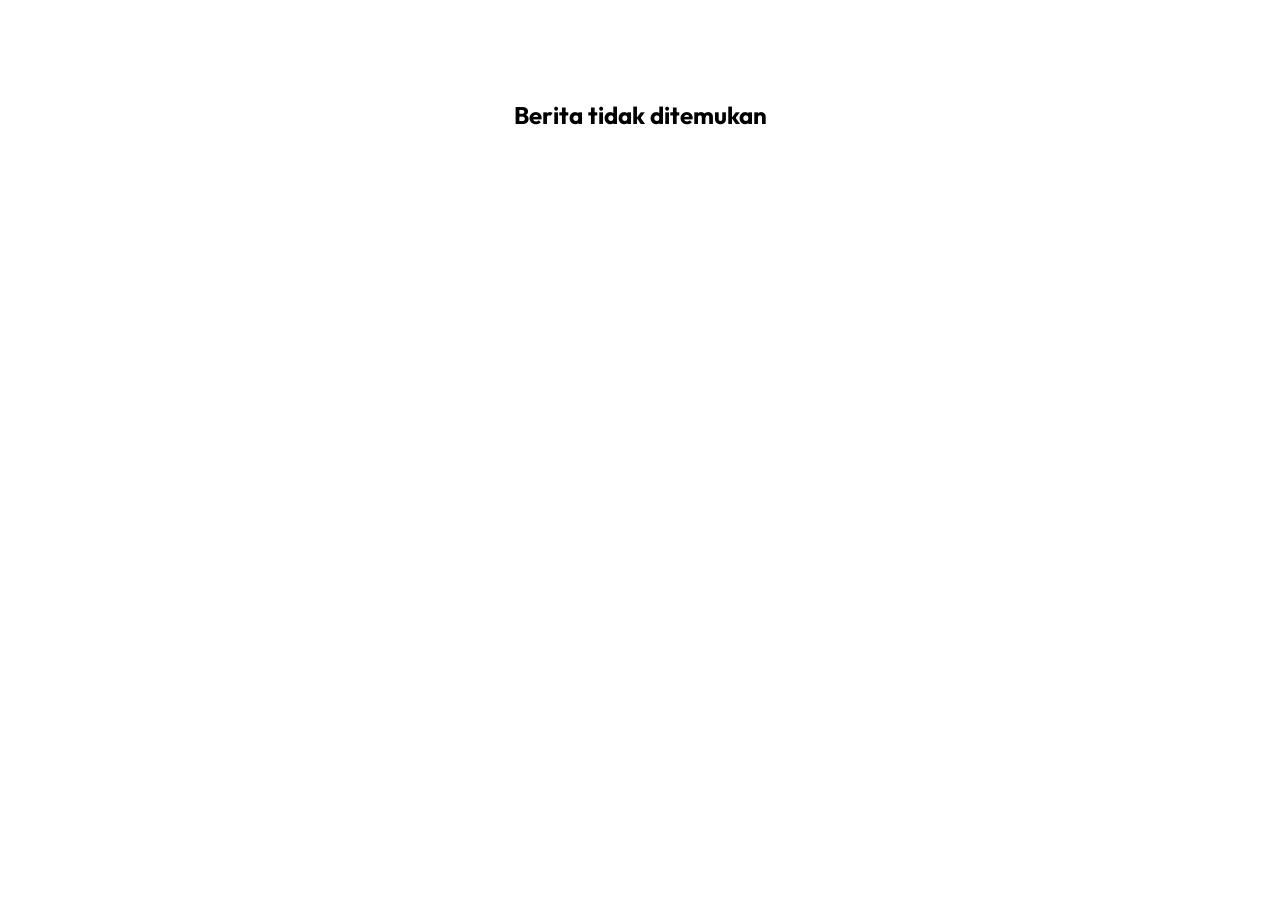
<file: berita/detail.html>
<!DOCTYPE html>
<html lang="en">

<head>
  <meta charset="UTF-8">
  <meta name="viewport" content="width=device-width, initial-scale=1.0">
  <title>SMA Santo Kristoforus 1</title>
  <link rel="preconnect" href="https://fonts.googleapis.com">
  <link rel="preconnect" href="https://fonts.gstatic.com" crossorigin>
  <link href="https://fonts.googleapis.com/css2?family=Outfit:wght@100..900&display=swap" rel="stylesheet">
  <link rel="stylesheet" href="detail.css">
  <link rel="stylesheet" href="https://cdnjs.cloudflare.com/ajax/libs/font-awesome/6.5.0/css/all.min.css">
</head>

<body>
  <nav class="navbar">
    <div class="nav-top">
      <button class="hamburger-btn" id="hamburger" onclick="toggleNav()">
        <span></span><span></span><span></span>
      </button>

      <a class="nav-brand" href="../beranda/home.html">
        <img src="logoxto.png" class="nav-logo">
        <div>
          <p class="nav-brand-name">SMA ST. KRISTOFORUS 1 <br> <span>Iman · Moral · Pengetahuan</span></p>

        </div>
      </a>

      <div class="nav-socials">
         <a href="https://wa.me/6288297075482" title="whatsapp">
                    <i class="fa-brands fa-whatsapp"></i>
                </a>
                <a href="https://www.instagram.com/osis_smaxto1/" title="Instagram">
                    <i class="fa-brands fa-instagram"></i>
                </a>
                <a href="https://www.tiktok.com/@osis_smaxto1?lang=id-ID" title="TikTok">
                    <i class="fa-brands fa-tiktok"></i>
                </a>
                <a href="https://www.youtube.com/@SMAXTO1_Official" title="Youtube">
                    <i class="fa-brands fa-youtube"></i>
                </a>
      </div>
    </div>

    <div class="nav-divider">
    </div>

    <div class="nav-dropdown" id="navDropdown">
      <ul class="nav-links">
        <li><a href="../beranda/home.html">Beranda</a></li>
        <li><a href="../tentang/about.html">Tentang</a></li>
        <li><a href="../fasilitas/fasilitas.html">Fasilitas</a></li>
        <li><a href="../kehidupan/kehidupan.html">Kehidupan Siswa</a></li>
        <li class="active"><a href="../berita/news.html">Berita</a></li>
        <li><a href="../prestasi/prestasi.html">Prestasi</a></li>
        <li><a href="../spmb/spmb.html">SPMB</a></li>
        <li><a href="../kontak/kontak.html">Kontak</a></li>
      </ul>
    </div>
  </nav>

  <section class="detail">

    <!-- MAIN -->
    <div class="main-card">
      <img id="image" alt="">

      <div class="article-body">
        <div id="category"></div>
        <h1 id="title"></h1>

        <div class="meta">
          <span id="date"></span>
          <span class="meta-dot">·</span>
          <span id="author"></span>
        </div>

        <div id="content"></div>

        <div id="gallerySection">
          <div class="gallery-label">
            <div class="gallery-label-bar"></div>
            <span>Galeri Foto</span>
          </div>
          <div id="gallery"></div>
        </div>
      </div>
    </div>

    <!-- SIDEBAR -->
    <div class="sidebar-col">
      <div class="sidebar-card">
        <div class="sidebar-head">
          <div class="sidebar-head-bar"></div>
          <span>Berita Terbaru</span>
        </div>
        <div id="latestNews"></div>
      </div>

    </div>

    </div>
    </div>

  </section>

  <footer class="footer">
    <div class="footer-container">
      <div class="footer-brand">
        <div class="footer-logo">
          <img src="logoxto.png" alt="logo">
          <div>
            <h3>SMA St. Kristoforus 1</h3>
            <span>Iman · Moral · Pengetahuan</span>
          </div>
        </div>

        <p class="footer-desc">
          Sekolah Katolik di Jakarta Barat yang membentuk generasi cerdas,
          berkarakter, dan bermartabat sejak 1982.
        </p>

        <div class="footer-socials">
           <a href="https://wa.me/6288297075482" title="whatsapp">
                    <i class="fa-brands fa-whatsapp"></i>
                </a>
                <a href="https://www.instagram.com/osis_smaxto1/" title="Instagram">
                    <i class="fa-brands fa-instagram"></i>
                </a>
                <a href="https://www.tiktok.com/@osis_smaxto1?lang=id-ID" title="TikTok">
                    <i class="fa-brands fa-tiktok"></i>
                </a>
                <a href="https://www.youtube.com/@SMAXTO1_Official" title="Youtube">
                    <i class="fa-brands fa-youtube"></i>
                </a>
        </div>
      </div>

      <div class="footer-col menu">
        <h4 style="grid-column: span 2;">Menu Utama</h4>
       <a href="../beranda/home.html">Beranda</a>
                    <a href="../tentang/about.html">Tentang</a>
                    <a href="../fasilitas/fasilitas.html">Fasilitas</a>
                    <a href="../kehidupan/kehidupan.html">Ekstrakurikuler</a>
                    <a href="../berita/news.html">Berita</a>
                    <a href="../prestasi/prestasi.html">Prestasi</a>
                    <a href="../spmb/spmb.html">SPMB</a>
                    <a href="../kontak/kontak.html">Kontak</a>
      </div>

      <div class="footer-col">
        <h4>Kontak</h4>
        <p>Jl. Rahayu No. 1 A, Grogol, <br>Jakarta Barat 11460</p>
        <p>(021) 565 9827</p>
        <p>info@smakristoforus1.sch.id</p>
      </div>

      <div class="footer-col">
        <h4>Jam Operasional</h4>
        <p><strong>Senin – Jumat</strong><br>07.00 – 16.00</p>
        <p><strong>Sabtu – Minggu</strong><br>Tutup</p>
      </div>

    </div>

    <div class="footer-bottom">
      <p>© 2026 SMA St. Kristoforus 1</p>
    </div>
  </footer>
  <script src="data.js"></script>
  <script src="detail.js"></script>

</body>

</html>
</file>
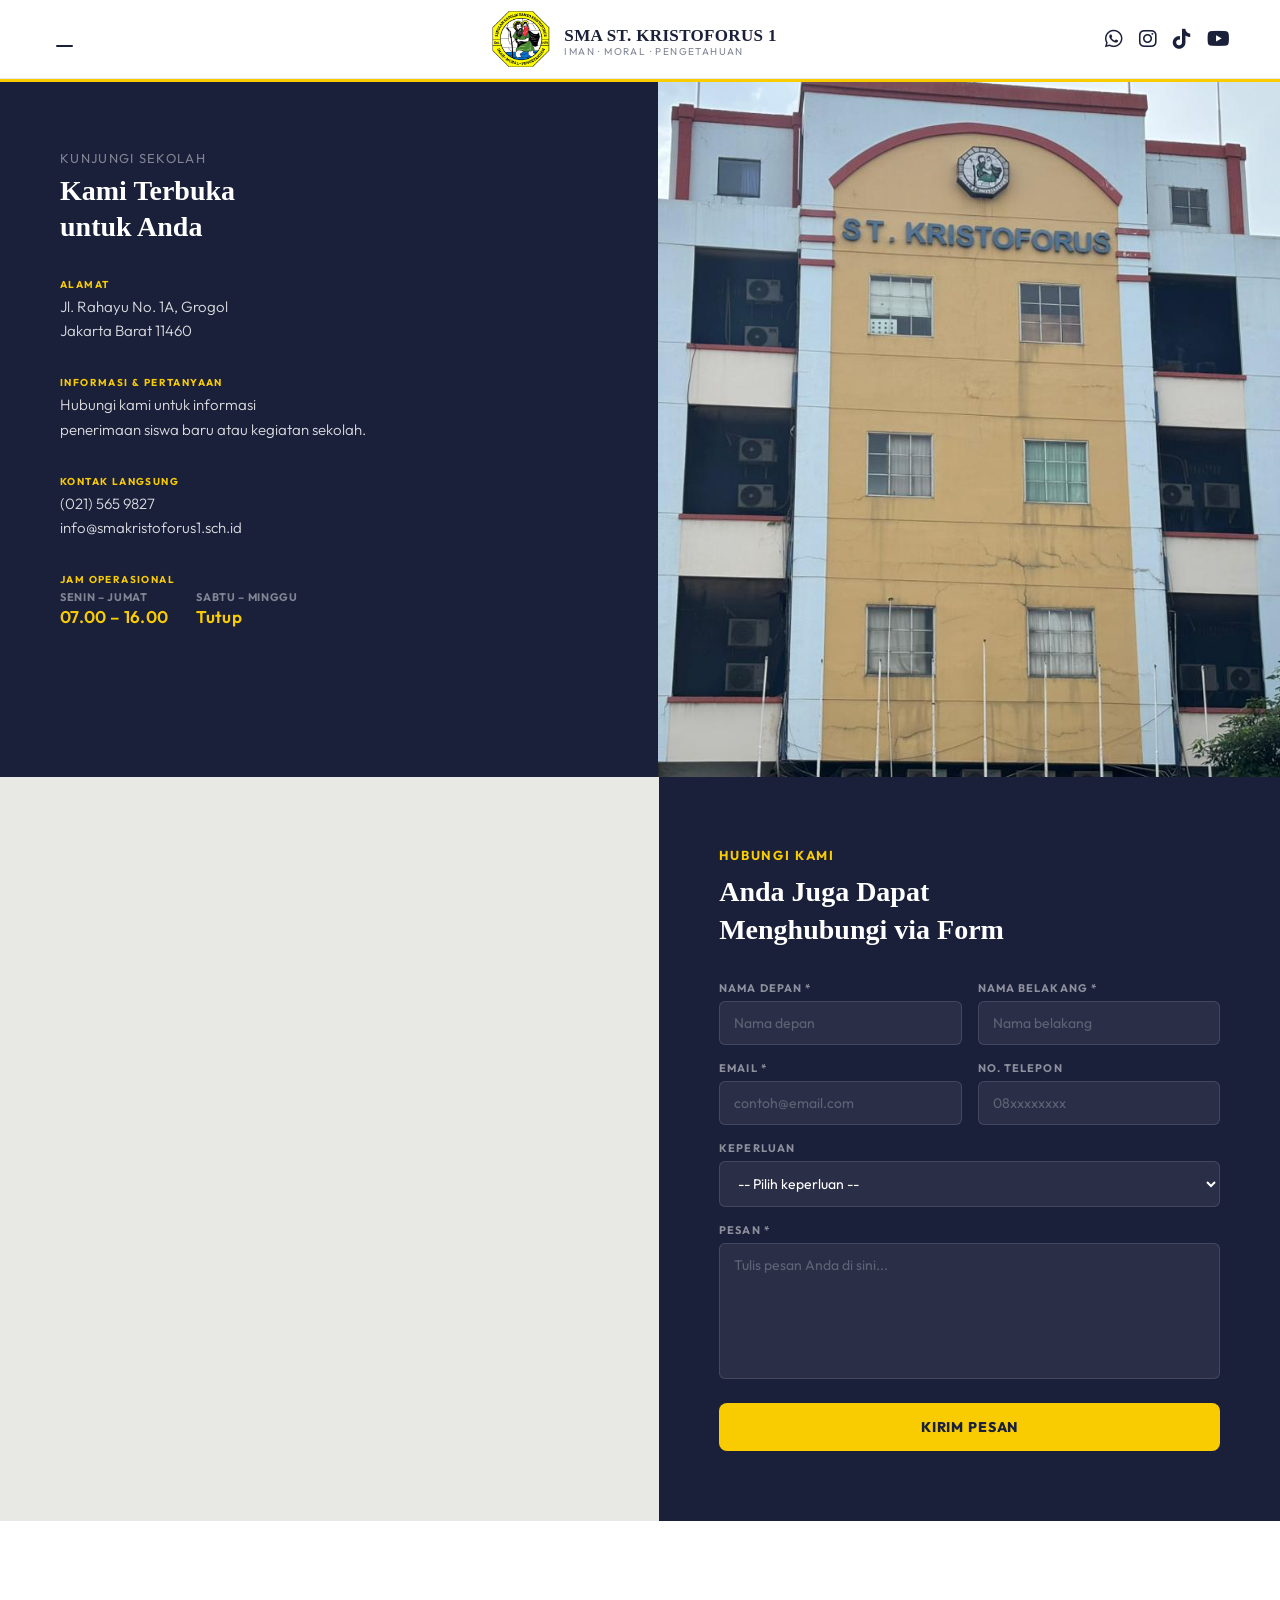
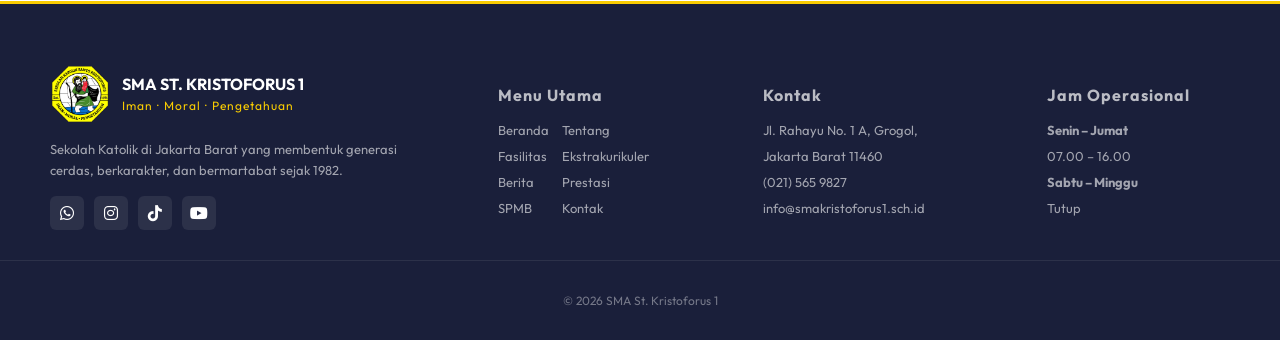
<file: kontak/kontak.html>
<!DOCTYPE html>
<html lang="en">

<head>
    <meta charset="UTF-8">
    <meta name="viewport" content="width=device-width, initial-scale=1.0">
    <title>SMA Santo Kristoforus 1</title>
    <link rel="preconnect" href="https://fonts.googleapis.com">
    <link rel="preconnect" href="https://fonts.gstatic.com" crossorigin>
    <link href="https://fonts.googleapis.com/css2?family=Outfit:wght@100..900&display=swap" rel="stylesheet">
    <link rel="stylesheet" href="kontak.css">
    <link rel="stylesheet" href="https://cdnjs.cloudflare.com/ajax/libs/font-awesome/6.5.0/css/all.min.css">
</head>

<body>
    <nav class="navbar">
        <div class="nav-top">
            <button class="hamburger-btn" id="hamburger" onclick="toggleNav()">
                <span></span><span></span><span></span>
            </button>

            <a class="nav-brand" href="../beranda/home.html">
                <img src="logoxto.png" class="nav-logo">
                <div>
                    <p class="nav-brand-name">SMA ST. KRISTOFORUS 1 <br> <span>Iman · Moral · Pengetahuan</span></p>
                </div>
            </a>

            <div class="nav-socials">
                <a href="https://wa.me/6288297075482" title="whatsapp">
                    <i class="fa-brands fa-whatsapp"></i>
                </a>
                <a href="https://www.instagram.com/osis_smaxto1/" title="Instagram">
                    <i class="fa-brands fa-instagram"></i>
                </a>
                <a href="https://www.tiktok.com/@osis_smaxto1?lang=id-ID" title="TikTok">
                    <i class="fa-brands fa-tiktok"></i>
                </a>
                <a href="https://www.youtube.com/@SMAXTO1_Official" title="Youtube">
                    <i class="fa-brands fa-youtube"></i>
                </a>
            </div>
        </div>

        <div class="nav-divider"></div>

        <div class="nav-dropdown" id="navDropdown">
            <ul class="nav-links">
                <li><a href="../beranda/home.html">Beranda</a></li>
                <li><a href="../tentang/about.html">Tentang</a></li>
                <li><a href="../fasilitas/fasilitas.html">Fasilitas</a></li>
                <li><a href="../kehidupan/kehidupan.html">Kehidupan Siswa</a></li>
                <li><a href="../berita/news.html">Berita</a></li>
                <li><a href="../prestasi/prestasi.html">Prestasi</a></li>
                <li><a href="../spmb/spmb.html">SPMB</a></li>
                <li class="active"><a href="../kontak/kontak.html">Kontak</a></li>
            </ul>
        </div>
    </nav>

<!-- ISIT INFO + PHOTO -->
    <div class="visit-section">
 
        <!-- Left: dark info -->
        <div class="visit-info">
            <div class="visit-info-title">
                <span>Kunjungi Sekolah</span>
                Kami Terbuka<br>untuk Anda
            </div>
 
            <div class="info-block">
                <div class="info-block-label">Alamat</div>
                <div class="info-block-value">
                    Jl. Rahayu No. 1A, Grogol<br>
                    Jakarta Barat 11460
                </div>
            </div>
 
            <div class="info-block">
                <div class="info-block-label">Informasi & Pertanyaan</div>
                <div class="info-block-value">
                    Hubungi kami untuk informasi<br>penerimaan siswa baru atau kegiatan sekolah.
                </div>
            </div>
 
            <div class="info-block">
                <div class="info-block-label">Kontak Langsung</div>
                <div class="info-block-value">
                    <a href="tel:0215659827">(021) 565 9827</a><br>
                    <a href="mailto:info@smakristoforus1.sch.id">info@smakristoforus1.sch.id</a>
                </div>
            </div>
 
            <div class="info-block">
                <div class="info-block-label">Jam Operasional</div>
                <div class="office-hours">
                    <div class="oh-item">
                        <div class="oh-day">Senin – Jumat</div>
                        <div class="oh-time">07.00 – 16.00</div>
                    </div>
                    <div class="oh-item">
                        <div class="oh-day">Sabtu – Minggu</div>
                        <div class="oh-time">Tutup</div>
                    </div>
                </div>
            </div>
        </div>
 
        <!-- Right: school photo placeholder -->
        <div class="visit-photo">
            <div class="visit-photo-placeholder">
                <i class="fa-solid fa-school"></i>
            </div>
           <img src="bg.jpg" alt="Gedung Sekolah"> 
        </div>
    </div>
 
    <!-- ══ MAP + CONTACT FORM ════════════════════════════ -->
    <div class="contact-section">
 
        <!-- Left: Google Map -->
        <div class="contact-map">
            <iframe
                src="https://www.google.com/maps/embed?pb=!1m18!1m12!1m3!1d126935.93141379784!2d106.6419244433594!3d-6.164512299999996!2m3!1f0!2f0!3f0!3m2!1i1024!2i768!4f13.1!3m3!1m2!1s0x2e69f6444d95abe9%3A0x7890dba988e862d2!2sSekolah%20Menengah%20Atas%20St.%20Kristoforus!5e0!3m2!1sid!2sid!4v1774872337230!5m2!1sid!2sid" width="600" height="450" style="border:0;" allowfullscreen="" loading="lazy" referrerpolicy="no-referrer-when-downgrade"
                allowfullscreen
                loading="lazy"
                referrerpolicy="no-referrer-when-downgrade"
                title="Lokasi SMA Santo Kristoforus 1">
            </iframe>
        </div>
 
        <!-- Right: Contact form -->
        <div class="contact-form-wrap">
            <div class="form-title">Hubungi Kami</div>
            <div class="form-heading">Anda Juga Dapat<br>Menghubungi via Form</div>
 
            <form onsubmit="handleSubmit(event)">
                <div class="form-row">
                    <div class="form-group">
                        <label for="firstName">Nama Depan *</label>
                        <input type="text" id="firstName" placeholder="Nama depan" required>
                    </div>
                    <div class="form-group">
                        <label for="lastName">Nama Belakang *</label>
                        <input type="text" id="lastName" placeholder="Nama belakang" required>
                    </div>
                </div>
 
                <div class="form-row">
                    <div class="form-group">
                        <label for="email">Email *</label>
                        <input type="email" id="email" placeholder="contoh@email.com" required>
                    </div>
                    <div class="form-group">
                        <label for="phone">No. Telepon</label>
                        <input type="tel" id="phone" placeholder="08xxxxxxxx">
                    </div>
                </div>
 
                <div class="form-row">
                    <div class="form-group">
                        <label for="subject">Keperluan</label>
                        <select id="subject">
                            <option value="">-- Pilih keperluan --</option>
                            <option value="spmb">Informasi SPMB</option>
                            <option value="akademik">Akademik</option>
                            <option value="ekskul">Ekstrakurikuler</option>
                            <option value="kerjasama">Kerjasama / Partnership</option>
                            <option value="lainnya">Lainnya</option>
                        </select>
                    </div>
                </div>
 
                <div class="form-row">
                    <div class="form-group">
                        <label for="message">Pesan *</label>
                        <textarea id="message" placeholder="Tulis pesan Anda di sini..." required></textarea>
                    </div>
                </div>
 
                <button type="submit" class="btn-submit">Kirim Pesan</button>
            </form>
        </div>
    </div>

     <footer class="footer">
            <div class="footer-container">
                <div class="footer-brand">
                    <div class="footer-logo">
                        <img src="logoxto.png" alt="logo">
                        <div>
                            <h3>SMA St. Kristoforus 1</h3>
                            <span>Iman · Moral · Pengetahuan</span>
                        </div>
                    </div>

                    <p class="footer-desc">
                        Sekolah Katolik di Jakarta Barat yang membentuk generasi cerdas,
                        berkarakter, dan bermartabat sejak 1982.
                    </p>

                    <div class="footer-socials">
                          <a href="https://wa.me/6288297075482" title="whatsapp">
                    <i class="fa-brands fa-whatsapp"></i>
                </a>
                <a href="https://www.instagram.com/osis_smaxto1/" title="Instagram">
                    <i class="fa-brands fa-instagram"></i>
                </a>
                <a href="https://www.tiktok.com/@osis_smaxto1?lang=id-ID" title="TikTok">
                    <i class="fa-brands fa-tiktok"></i>
                </a>
                <a href="https://www.youtube.com/@SMAXTO1_Official" title="Youtube">
                    <i class="fa-brands fa-youtube"></i>
                </a>
                    </div>
                </div>

                <div class="footer-col menu">
                    <h4 style="grid-column: span 2;">Menu Utama</h4>
                    <a href="../beranda/home.html">Beranda</a>
                    <a href="../tentang/about.html">Tentang</a>
                    <a href="../fasilitas/fasilitas.html">Fasilitas</a>
                    <a href="../kehidupan/kehidupan.html">Ekstrakurikuler</a>
                    <a href="../berita/news.html">Berita</a>
                    <a href="../prestasi/prestasi.html">Prestasi</a>
                    <a href="../spmb/spmb.html">SPMB</a>
                    <a href="../kontak/kontak.html">Kontak</a>
                </div>

                <div class="footer-col">
                    <h4>Kontak</h4>
                    <p>Jl. Rahayu No. 1 A, Grogol, <br>Jakarta Barat 11460</p>
                    <p>(021) 565 9827</p>
                    <p>info@smakristoforus1.sch.id</p>
                </div>

                <div class="footer-col">
                    <h4>Jam Operasional</h4>
                    <p><strong>Senin – Jumat</strong><br>07.00 – 16.00</p>
                    <p><strong>Sabtu – Minggu</strong><br>Tutup</p>
                </div>

            </div>

            <div class="footer-bottom">
                <p>© 2026 SMA St. Kristoforus 1</p>
            </div>
        </footer>
        <script>
            function toggleNav() {
  document.getElementById('hamburger').classList.toggle('open');
  document.getElementById('navDropdown').classList.toggle('open');
}
        </script>

    </body>
    </html>
</file>
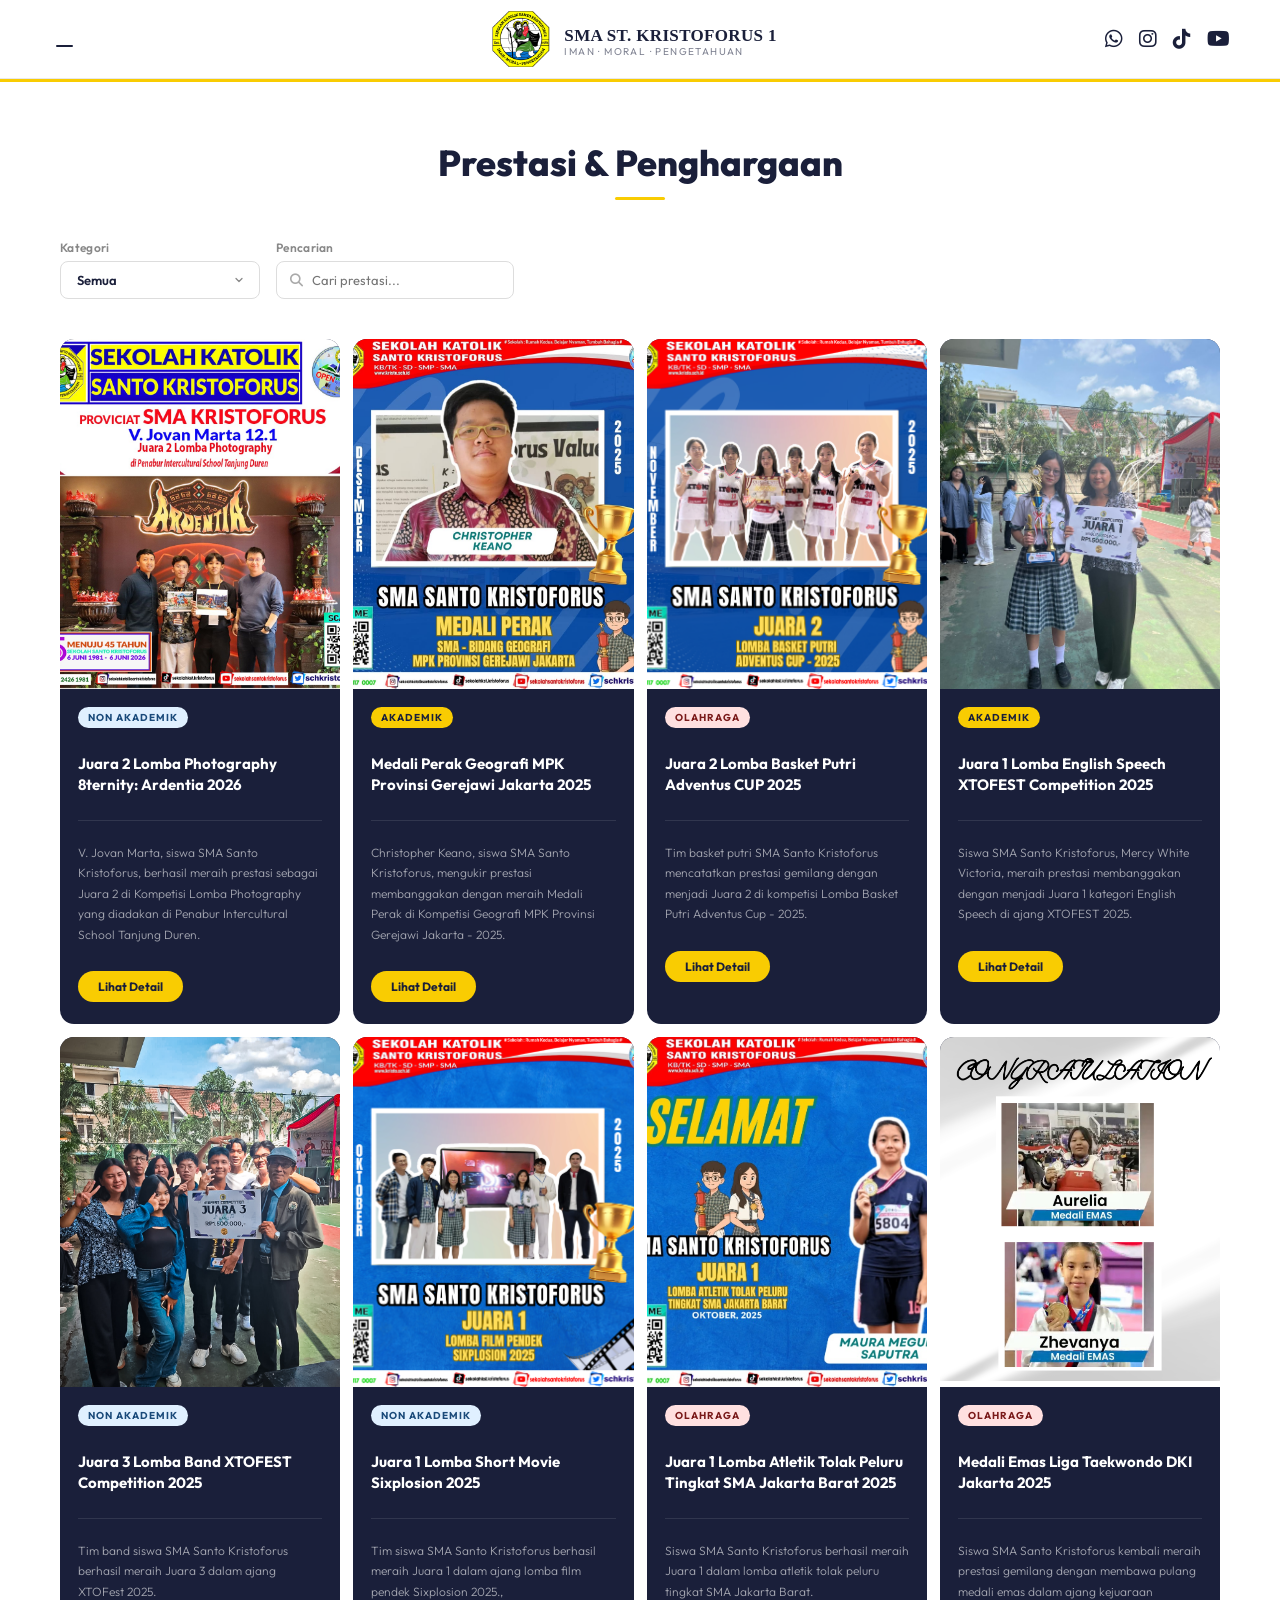
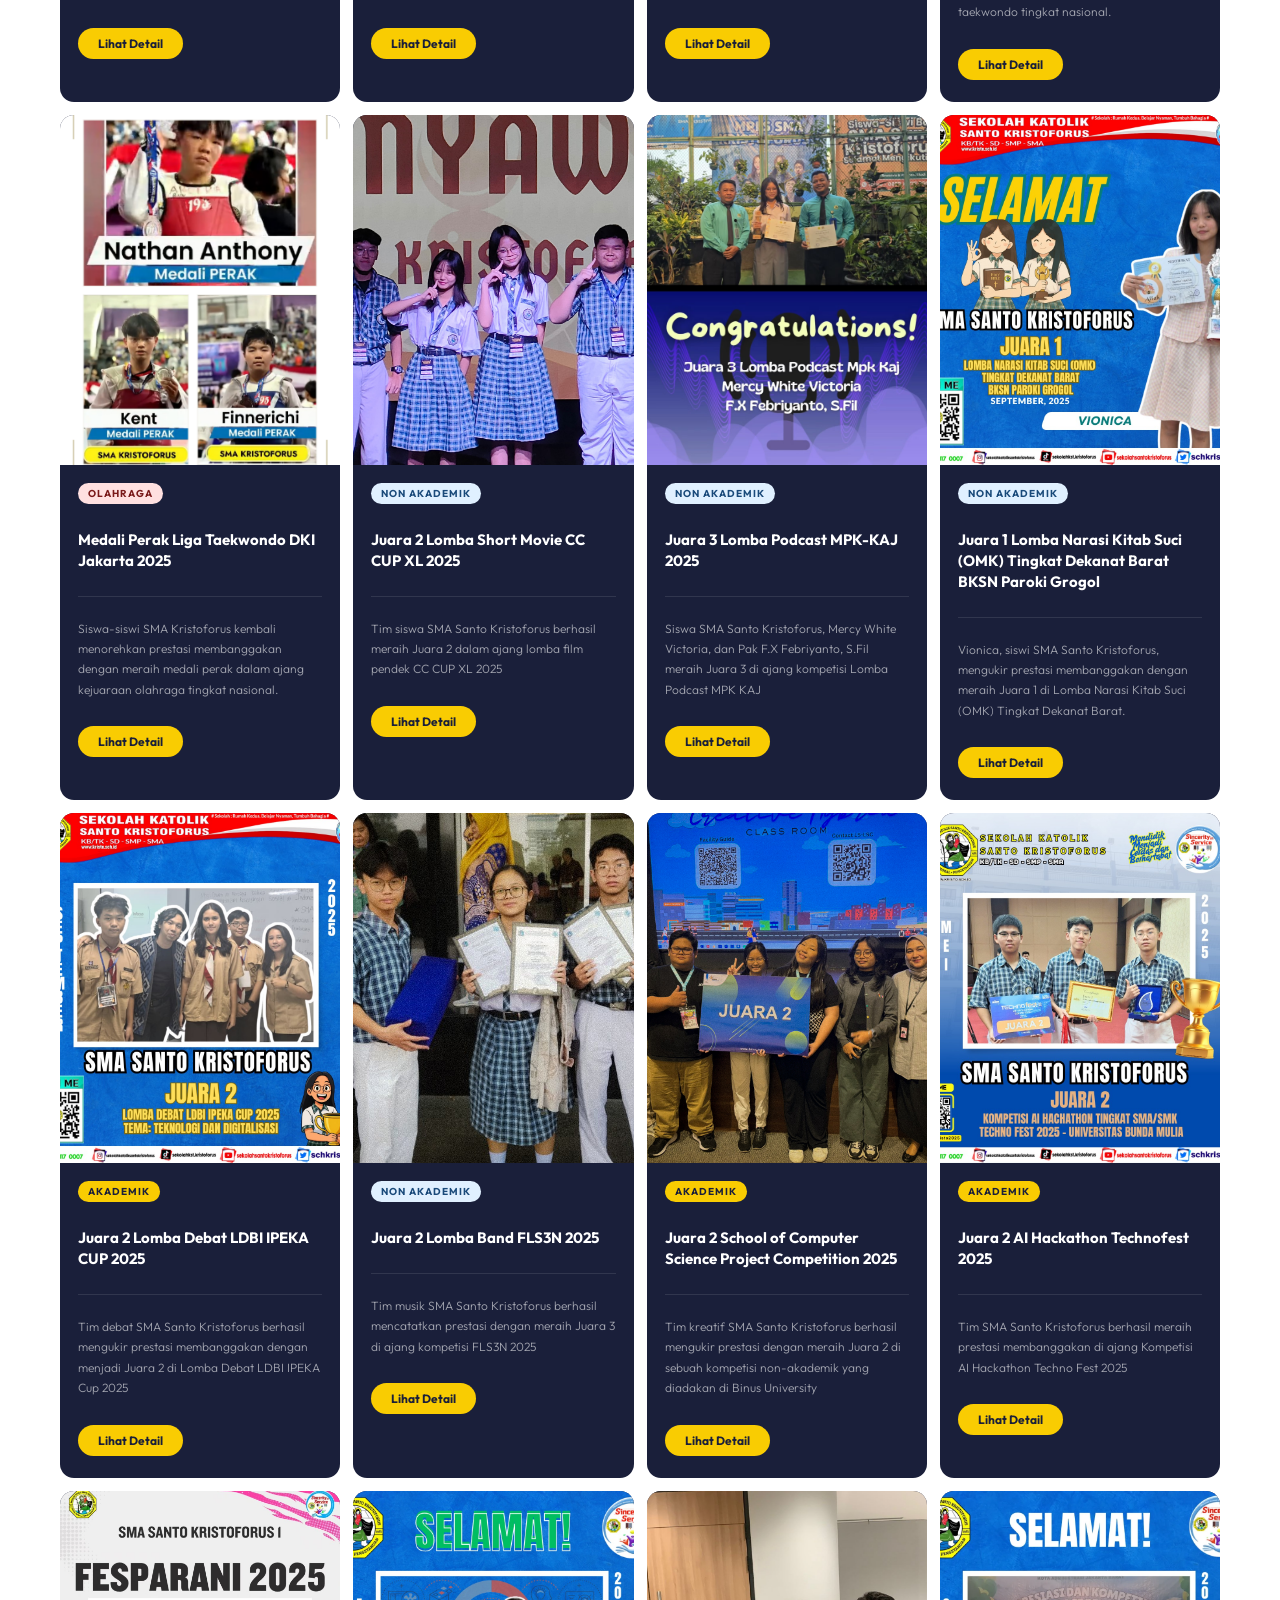
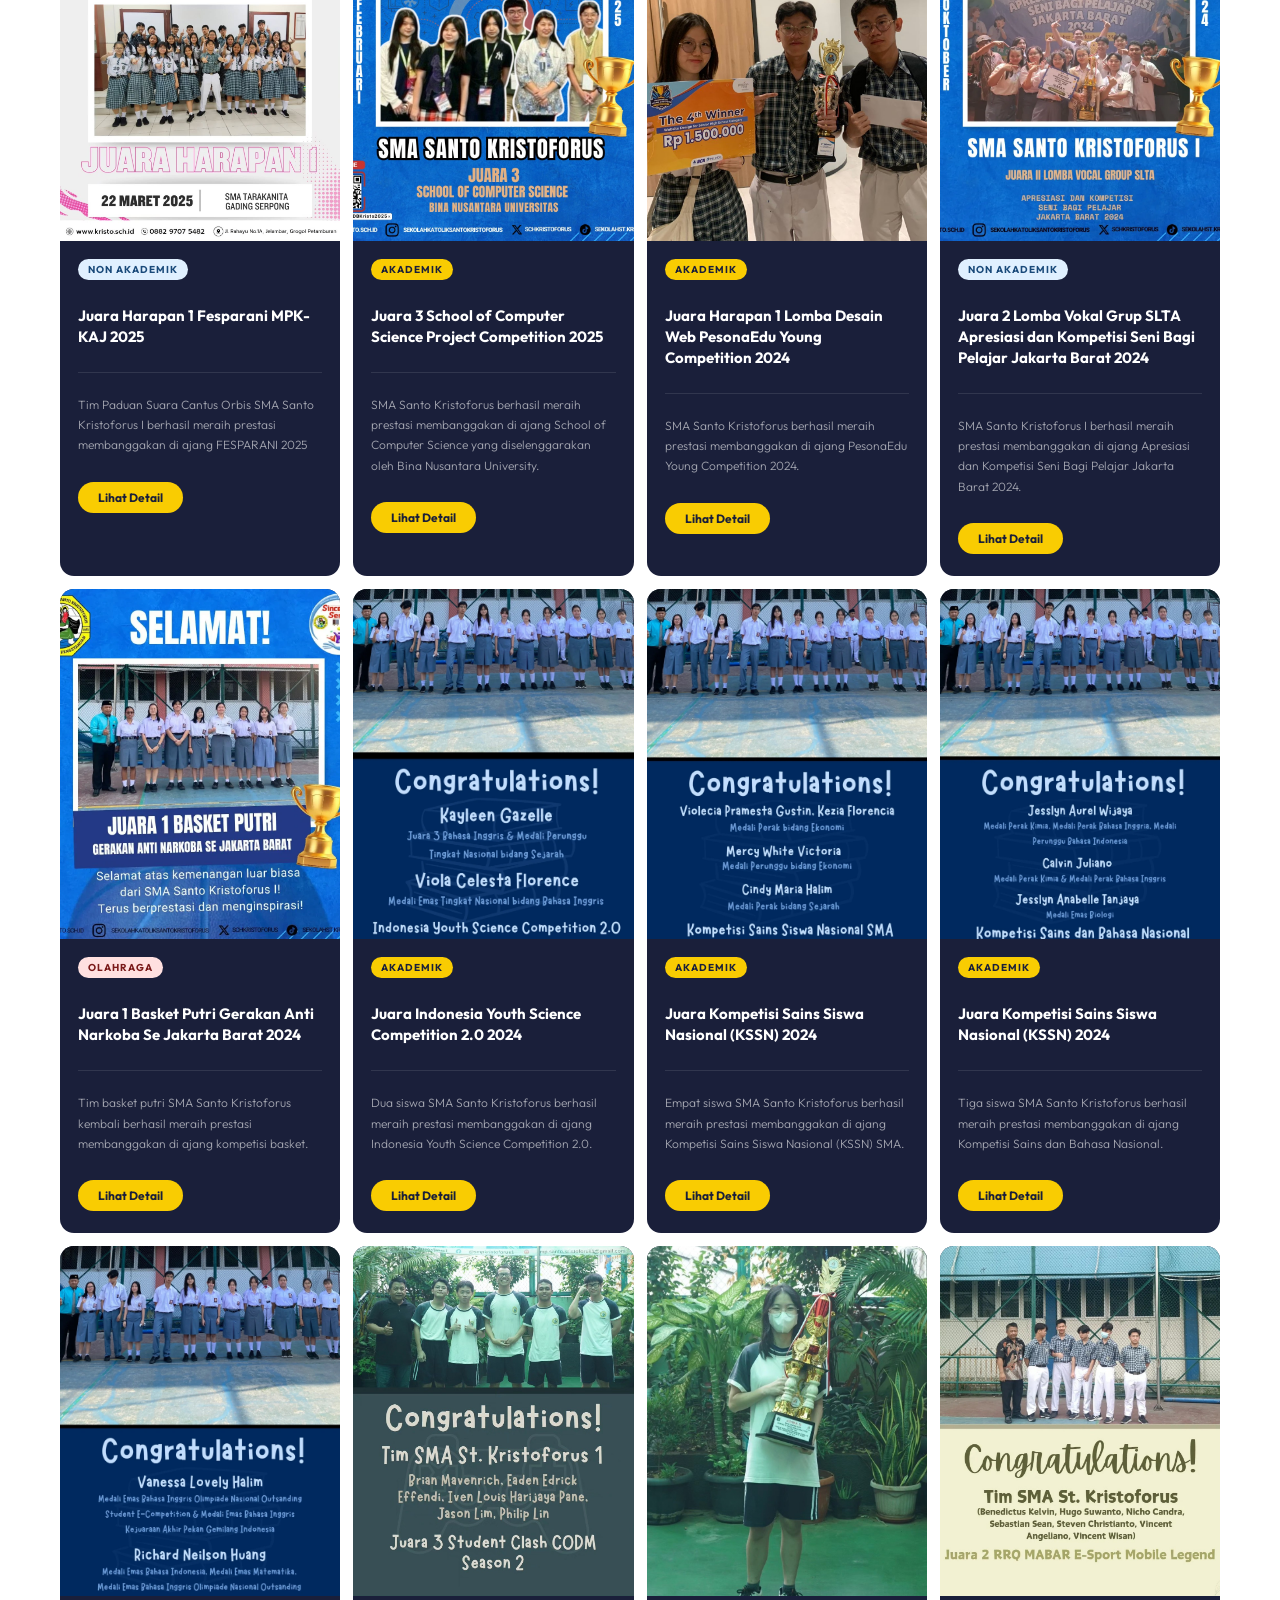
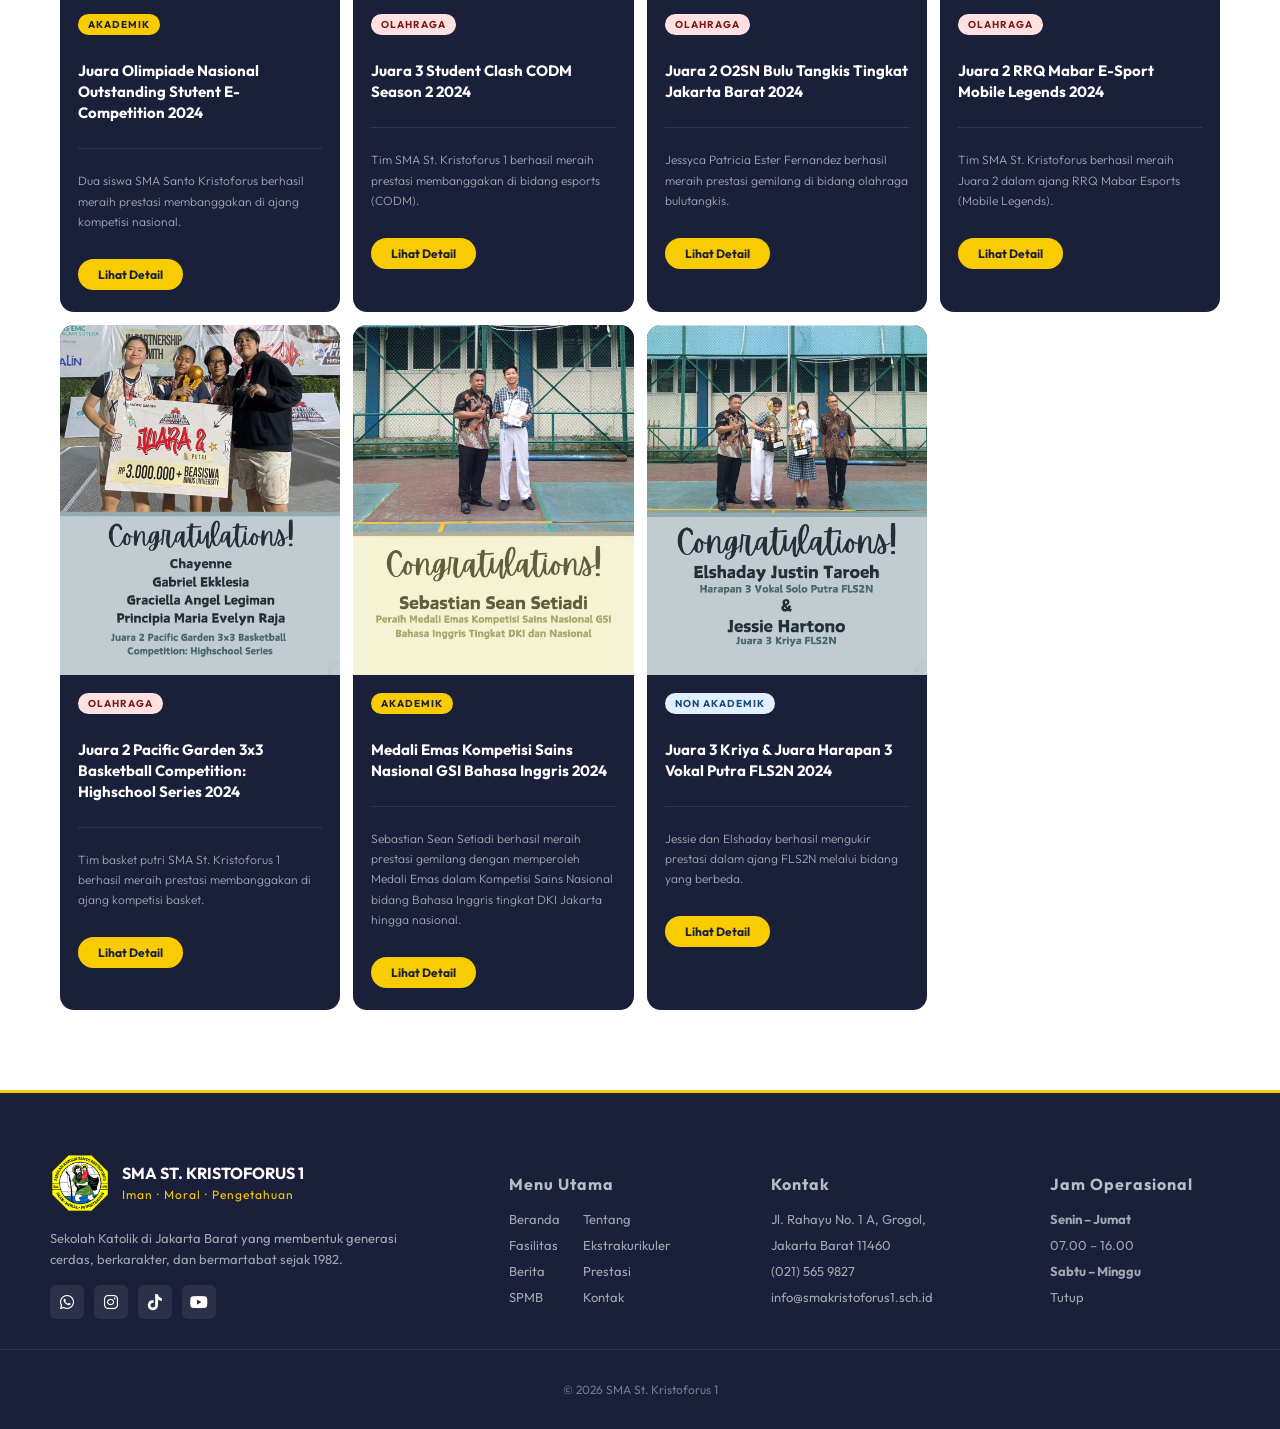
<file: prestasi/prestasi.html>
<!DOCTYPE html>
<html lang="en">

<head>
  <meta charset="UTF-8">
  <meta name="viewport" content="width=device-width, initial-scale=1.0">
  <title>SMA Santo Kristoforus 1</title>
  <link rel="preconnect" href="https://fonts.googleapis.com">
  <link rel="preconnect" href="https://fonts.gstatic.com" crossorigin>
  <link href="https://fonts.googleapis.com/css2?family=Outfit:wght@100..900&display=swap" rel="stylesheet">
  <link rel="stylesheet" href="prestasi.css">
  <link rel="stylesheet" href="https://cdnjs.cloudflare.com/ajax/libs/font-awesome/6.5.0/css/all.min.css">
</head>

<body>
  <nav class="navbar">
    <div class="nav-top">
      <button class="hamburger-btn" id="hamburger" onclick="toggleNav()">
        <span></span><span></span><span></span>
      </button>

      <a class="nav-brand" href="../beranda/home.html">
        <img src="logoxto.png" class="nav-logo">
        <div>
          <p class="nav-brand-name">SMA ST. KRISTOFORUS 1 <br> <span>Iman · Moral · Pengetahuan</span></p>

        </div>
      </a>

      <div class="nav-socials">
         <a href="https://wa.me/6288297075482" title="whatsapp">
                    <i class="fa-brands fa-whatsapp"></i>
                </a>
                <a href="https://www.instagram.com/osis_smaxto1/" title="Instagram">
                    <i class="fa-brands fa-instagram"></i>
                </a>
                <a href="https://www.tiktok.com/@osis_smaxto1?lang=id-ID" title="TikTok">
                    <i class="fa-brands fa-tiktok"></i>
                </a>
                <a href="https://www.youtube.com/@SMAXTO1_Official" title="Youtube">
                    <i class="fa-brands fa-youtube"></i>
                </a>
      </div>
    </div>

    <div class="nav-divider">
    </div>

    <div class="nav-dropdown" id="navDropdown">
      <ul class="nav-links">
        <li><a href="../beranda/home.html">Beranda</a></li>
        <li><a href="../tentang/about.html">Tentang</a></li>
        <li><a href="../fasilitas/fasilitas.html">Fasilitas</a></li>
        <li><a href="../kehidupan/kehidupan.html">Kehidupan Siswa</a></li>
        <li><a href="../berita/news.html">Berita</a></li>
        <li class="active"><a href="../prestasi/prestasi.html">Prestasi</a></li>
        <li><a href="../spmb/spmb.html"">SPMB</a></li>
        <li><a href="../kontak/kontak.html"">Kontak</a></li>
      </ul>
    </div>
  </nav>


  <section class="prestasi">
    <div class="page-header">
      <h1>Prestasi & Penghargaan</h1>
      <div class="underline-bar"></div>
    </div>

    <div class="filter-bar">
      <div class="filter-dropdown-wrap">
        <span class="filter-label">Kategori</span>
        <select class="filter-select" id="filterSelect" onchange="applyFilter()">
          <option value="semua">Semua</option>
          <option value="akademik">Akademik</option>
          <option value="non-akademik">Non Akademik</option>
          <option value="olahraga">Olahraga</option>
        </select>
      </div>

      <div class="search-wrap">
        <span class="search-label">Pencarian</span>
        <div class="search-inner">
          <i class="fa-solid fa-magnifying-glass"></i>
          <input class="search-input" id="searchInput" type="text" placeholder="Cari prestasi..."
            oninput="applyFilter()" />
        </div>
      </div>
    </div>

    <div class="prestasi-grid" id="prestasiGrid">
      <div class="no-result" id="noResult">Tidak ada prestasi ditemukan.</div>
    </div>
  </section>

  <footer class="footer">
    <div class="footer-container">
      <div class="footer-brand">
        <div class="footer-logo">
          <img src="logoxto.png" alt="logo">
          <div>
            <h3>SMA St. Kristoforus 1</h3>
            <span>Iman · Moral · Pengetahuan</span>
          </div>
        </div>

        <p class="footer-desc">
          Sekolah Katolik di Jakarta Barat yang membentuk generasi cerdas,
          berkarakter, dan bermartabat sejak 1982.
        </p>

        <div class="footer-socials">
           <a href="https://wa.me/6288297075482" title="whatsapp">
                    <i class="fa-brands fa-whatsapp"></i>
                </a>
                <a href="https://www.instagram.com/osis_smaxto1/" title="Instagram">
                    <i class="fa-brands fa-instagram"></i>
                </a>
                <a href="https://www.tiktok.com/@osis_smaxto1?lang=id-ID" title="TikTok">
                    <i class="fa-brands fa-tiktok"></i>
                </a>
                <a href="https://www.youtube.com/@SMAXTO1_Official" title="Youtube">
                    <i class="fa-brands fa-youtube"></i>
                </a>
        </div>
      </div>

      <div class="footer-col menu">
        <h4 style="grid-column: span 2;">Menu Utama</h4>
        <a href="../beranda/home.html">Beranda</a>
                    <a href="../tentang/about.html">Tentang</a>
                    <a href="../fasilitas/fasilitas.html">Fasilitas</a>
                    <a href="../kehidupan/kehidupan.html">Ekstrakurikuler</a>
                    <a href="../berita/news.html">Berita</a>
                    <a href="../prestasi/prestasi.html">Prestasi</a>
                    <a href="../spmb/spmb.html">SPMB</a>
                    <a href="../kontak/kontak.html">Kontak</a>
      </div>

      <div class="footer-col">
        <h4>Kontak</h4>
        <p>Jl. Rahayu No. 1 A, Grogol, <br>Jakarta Barat 11460</p>
        <p>(021) 565 9827</p>
        <p>info@smakristoforus1.sch.id</p>
      </div>

      <div class="footer-col">
        <h4>Jam Operasional</h4>
        <p><strong>Senin – Jumat</strong><br>07.00 – 16.00</p>
        <p><strong>Sabtu – Minggu</strong><br>Tutup</p>
      </div>

    </div>

    <div class="footer-bottom">
      <p>© 2026 SMA St. Kristoforus 1</p>
    </div>
  </footer>
  <script src="data.js"></script>
  <script src="prestasi.js"></script>

</body>

</html>
</file>
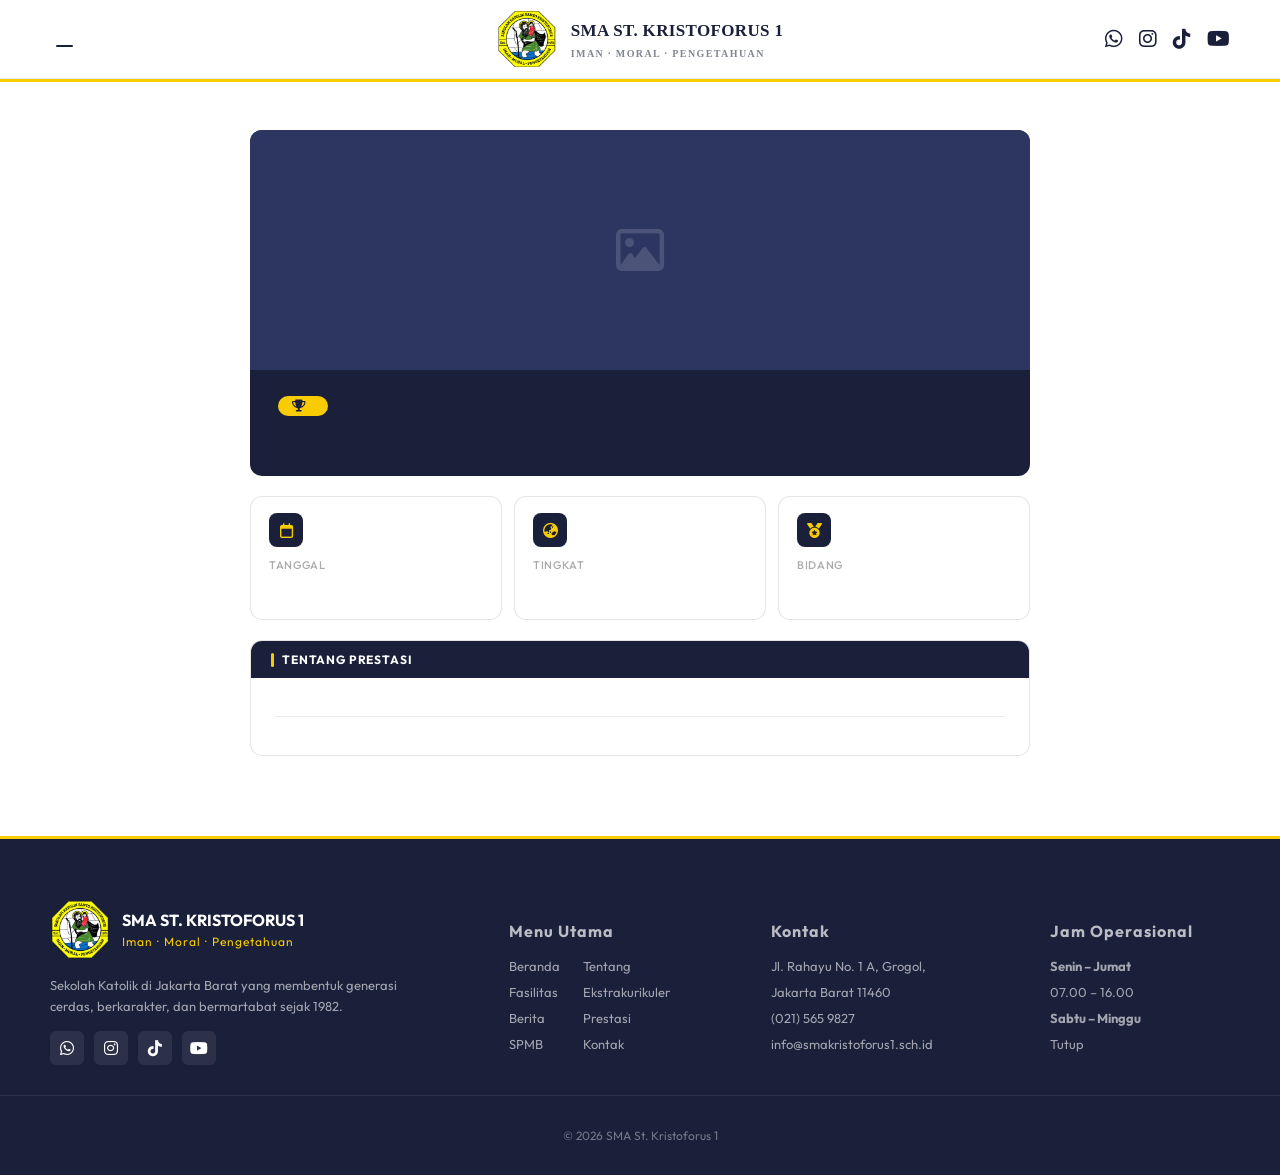
<file: prestasi/prestasidetail.html>
<!DOCTYPE html>
<html lang="en">

<head>
  <meta charset="UTF-8">
  <meta name="viewport" content="width=device-width, initial-scale=1.0">
  <title>SMA Santo Kristoforus 1</title>
  <link rel="preconnect" href="https://fonts.googleapis.com">
  <link rel="preconnect" href="https://fonts.gstatic.com" crossorigin>
  <link href="https://fonts.googleapis.com/css2?family=Outfit:wght@100..900&display=swap" rel="stylesheet">
  <link rel="stylesheet" href="prestasidetail.css">
  <link rel="stylesheet" href="https://cdnjs.cloudflare.com/ajax/libs/font-awesome/6.5.0/css/all.min.css">
</head>

<body>
  <nav class="navbar">
    <div class="nav-top">
      <button class="hamburger-btn" id="hamburger" onclick="toggleNav()">
        <span></span><span></span><span></span>
      </button>

      <a class="nav-brand" href="../beranda/home.html">
        <img src="logoxto.png" class="nav-logo">
        <div>
          <p class="nav-brand-name">SMA ST. KRISTOFORUS 1 <br> <span>Iman · Moral · Pengetahuan</span></p>

        </div>
      </a>

      <div class="nav-socials">
         <a href="https://wa.me/6288297075482" title="whatsapp">
                    <i class="fa-brands fa-whatsapp"></i>
                </a>
                <a href="https://www.instagram.com/osis_smaxto1/" title="Instagram">
                    <i class="fa-brands fa-instagram"></i>
                </a>
                <a href="https://www.tiktok.com/@osis_smaxto1?lang=id-ID" title="TikTok">
                    <i class="fa-brands fa-tiktok"></i>
                </a>
                <a href="https://www.youtube.com/@SMAXTO1_Official" title="Youtube">
                    <i class="fa-brands fa-youtube"></i>
                </a>
      </div>
    </div>

    <div class="nav-divider">
    </div>

    <div class="nav-dropdown" id="navDropdown">
      <ul class="nav-links">
        <li><a href="../beranda/home.html">Beranda</a></li>
        <li><a href="../tentang/about.html">Tentang</a></li>
        <li><a href="../fasilitas/fasilitas.html">Fasilitas</a></li>
        <li><a href="../kehidupan/kehidupan.html">Kehidupan Siswa</a></li>
        <li><a href="../berita/news.html">Berita</a></li>
        <li class="active"><a href="../prestasi/prestasi.html">Prestasi</a></li>
        <li><a href="../spmb/spmb.html">SPMB</a></li>
        <li><a href="../kontak/kontak.html">Kontak</a></li>
      </ul>
    </div>
  </nav>

  <section class="prestasiDetail">

    <div class="hero-card">
      <div class="hero-img-area" id="heroPlaceholder">
        <i class="fa-regular fa-image"></i>
      </div>
      <img id="heroImg" alt="">
      <div class="hero-body">
        <div class="medal-badge">
          <i class="fa-solid fa-trophy" style="font-size:12px"></i>
          <span id="juara"></span>
        </div>
        <h1 class="hero-title" id="namaLomba"></h1>
        <p class="hero-subtitle" id="penyelenggara"></p>
      </div>
    </div>

    <div class="info-grid">
      <div class="info-card">
        <div class="info-icon"><i class="fa-regular fa-calendar"></i></div>
        <div class="info-label">Tanggal</div>
        <div class="info-value" id="tanggal"></div>
        <div class="info-sub" id="tahun"></div>
      </div>

      <div class="info-card">
        <div class="info-icon"><i class="fa-solid fa-earth-asia"></i></div>
        <div class="info-label">Tingkat</div>
        <div class="info-value" style="margin-top:2px">
          <span class="level-pill" id="tingkat"></span>
        </div>
        <div class="info-sub" id="lokasi"></div>
      </div>

      <div class="info-card">
        <div class="info-icon"><i class="fa-solid fa-medal"></i></div>
        <div class="info-label">Bidang</div>
        <div class="info-value" id="bidang"></div>
        <div class="info-sub" id="kategori"></div>
      </div>
    </div>

    <div class="section-card">
      <div class="section-head">
        <div class="section-bar"></div>
        <span>Tentang Prestasi</span>
      </div>
      <div class="section-body">
        <div id="deskripsi"></div>
        <div class="siswa-list" id="siswaList"></div>
      </div>
    </div>

    <div class="section-card" id="gallerySection">
      <div class="section-head">
        <div class="section-bar"></div>
        <span>Dokumentasi</span>
      </div>
      <div id="gallery"></div>
    </div>
  </section>

  <footer class="footer">
    <div class="footer-container">
      <div class="footer-brand">
        <div class="footer-logo">
          <img src="logoxto.png" alt="logo">
          <div>
            <h3>SMA St. Kristoforus 1</h3>
            <span>Iman · Moral · Pengetahuan</span>
          </div>
        </div>

        <p class="footer-desc">
          Sekolah Katolik di Jakarta Barat yang membentuk generasi cerdas,
          berkarakter, dan bermartabat sejak 1982.
        </p>

        <div class="footer-socials">
           <a href="https://wa.me/6288297075482" title="whatsapp">
                    <i class="fa-brands fa-whatsapp"></i>
                </a>
                <a href="https://www.instagram.com/osis_smaxto1/" title="Instagram">
                    <i class="fa-brands fa-instagram"></i>
                </a>
                <a href="https://www.tiktok.com/@osis_smaxto1?lang=id-ID" title="TikTok">
                    <i class="fa-brands fa-tiktok"></i>
                </a>
                <a href="https://www.youtube.com/@SMAXTO1_Official" title="Youtube">
                    <i class="fa-brands fa-youtube"></i>
                </a>
        </div>
      </div>

      <div class="footer-col menu">
        <h4 style="grid-column: span 2;">Menu Utama</h4>
        <a href="../beranda/home.html">Beranda</a>
                    <a href="../tentang/about.html">Tentang</a>
                    <a href="../fasilitas/fasilitas.html">Fasilitas</a>
                    <a href="../kehidupan/kehidupan.html">Ekstrakurikuler</a>
                    <a href="../berita/news.html">Berita</a>
                    <a href="../prestasi/prestasi.html">Prestasi</a>
                    <a href="../spmb/spmb.html">SPMB</a>
                    <a href="../kontak/kontak.html">Kontak</a>
      </div>

      <div class="footer-col">
        <h4>Kontak</h4>
        <p>Jl. Rahayu No. 1 A, Grogol, <br>Jakarta Barat 11460</p>
        <p>(021) 565 9827</p>
        <p>info@smakristoforus1.sch.id</p>
      </div>

      <div class="footer-col">
        <h4>Jam Operasional</h4>
        <p><strong>Senin – Jumat</strong><br>07.00 – 16.00</p>
        <p><strong>Sabtu – Minggu</strong><br>Tutup</p>
      </div>

    </div>

    <div class="footer-bottom">
      <p>© 2026 SMA St. Kristoforus 1</p>
    </div>
  </footer>
  <script src="data.js"></script>
  <script src="prestasidetail.js"></script>

</body>

</html>
</file>
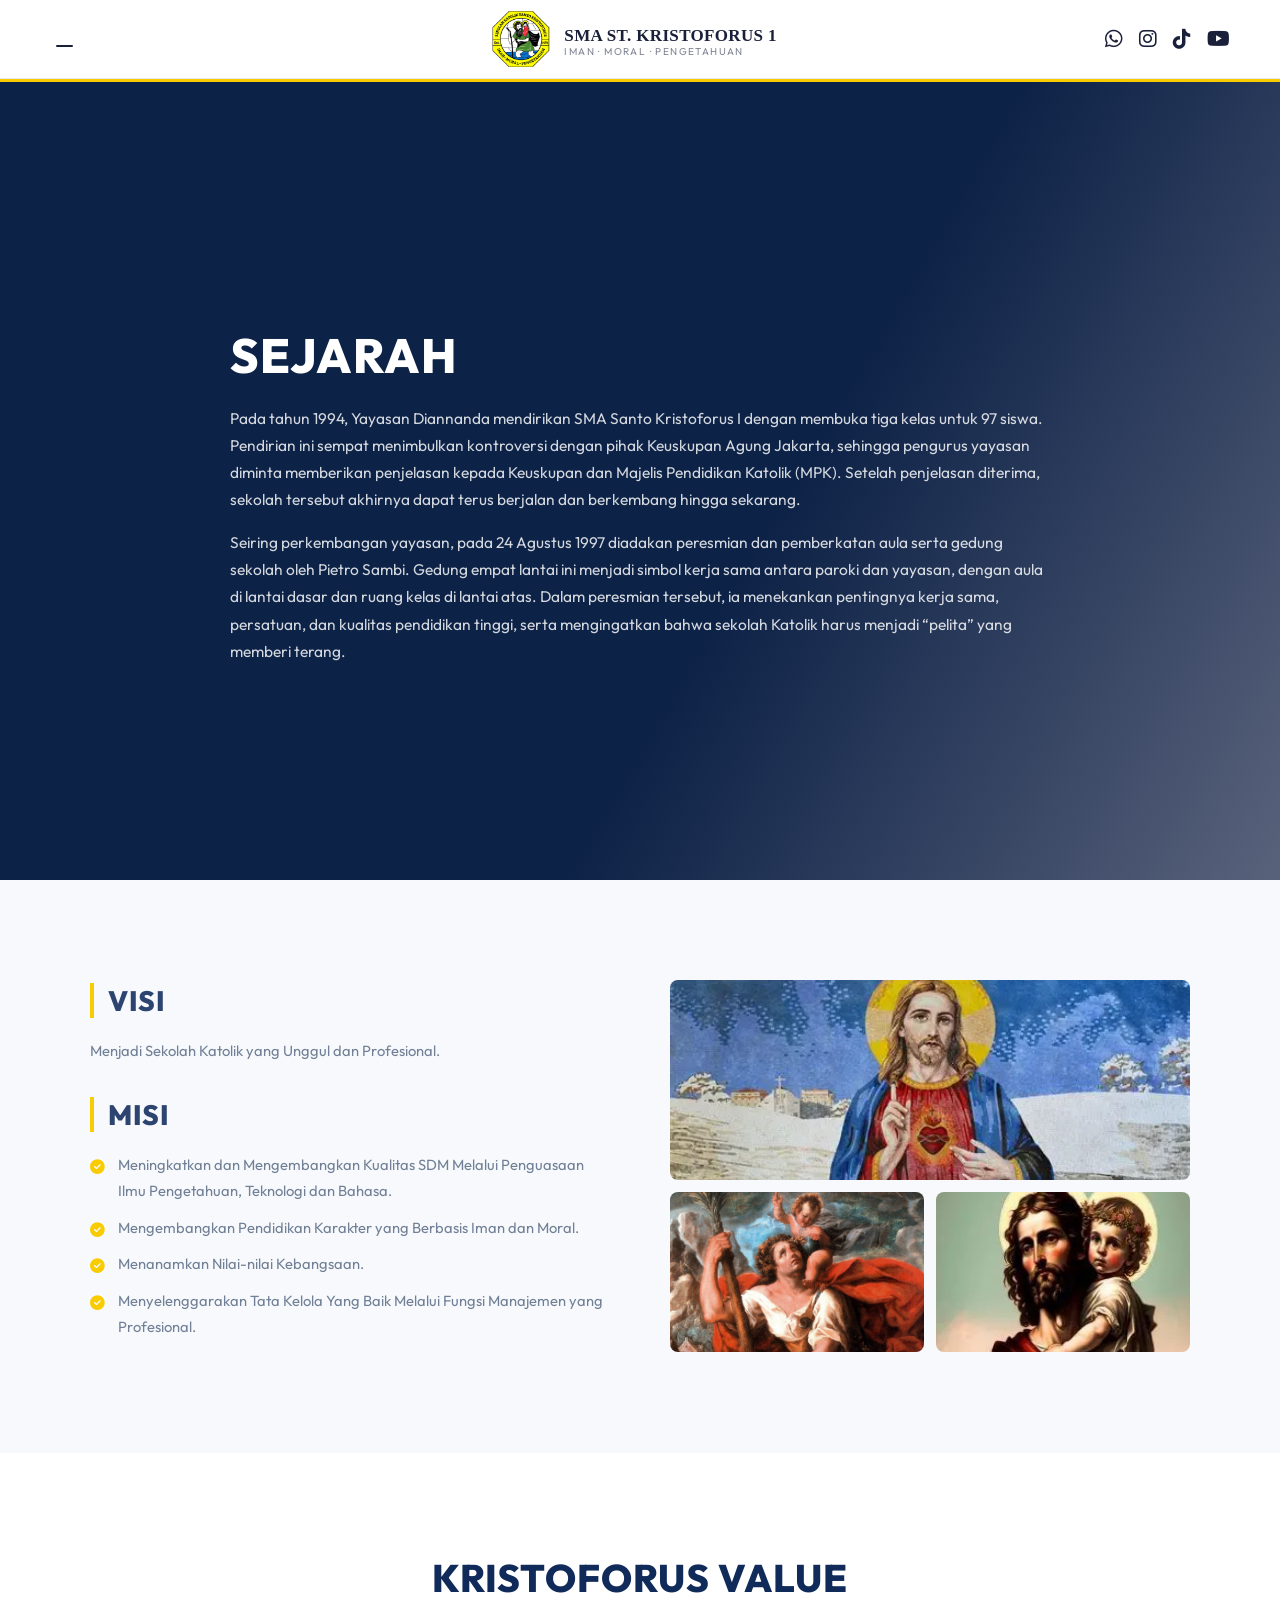
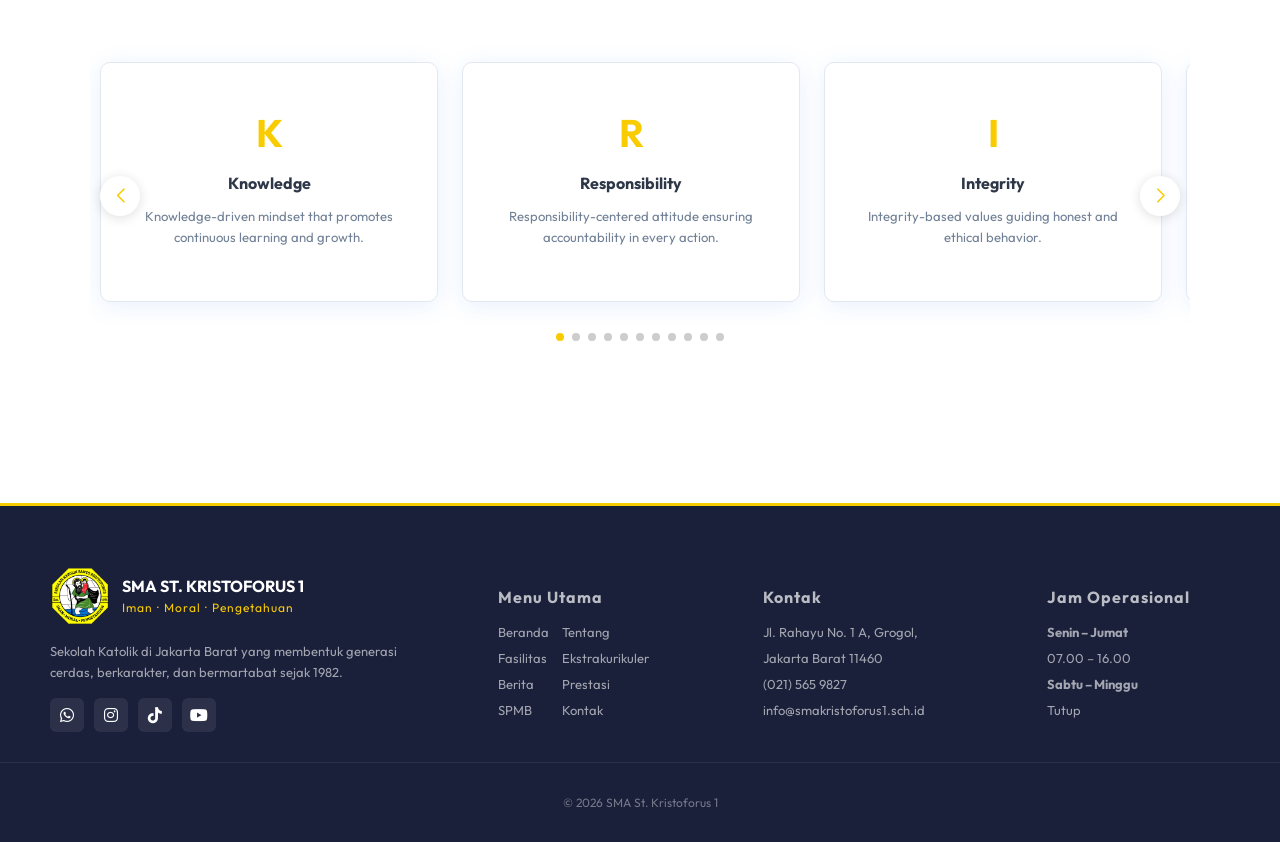
<file: tentang/about.html>
<!DOCTYPE html>
<html lang="en">

<head>
  <meta charset="UTF-8">
  <meta name="viewport" content="width=device-width, initial-scale=1.0">
  <title>SMA Santo Kristoforus 1</title>
  <link rel="preconnect" href="https://fonts.googleapis.com">
  <link rel="preconnect" href="https://fonts.gstatic.com" crossorigin>
  <link href="https://fonts.googleapis.com/css2?family=Outfit:wght@100..900&display=swap" rel="stylesheet">
  <link rel="stylesheet" href="about.css">
  <link rel="stylesheet" href="https://cdnjs.cloudflare.com/ajax/libs/font-awesome/6.5.0/css/all.min.css">
  <link rel="stylesheet" href="https://cdn.jsdelivr.net/npm/swiper@9/swiper-bundle.min.css" />
</head>

<body>

  <nav class="navbar">
    <div class="nav-top">
      <button class="hamburger-btn" id="hamburger" onclick="toggleNav()">
        <span></span><span></span><span></span>
      </button>

      <a class="nav-brand" href="../beranda/home.html">
        <img src="logoxto.png" class="nav-logo">
        <div>
          <p class="nav-brand-name">SMA ST. KRISTOFORUS 1 <br> <span>Iman · Moral · Pengetahuan</span></p>

        </div>
      </a>

      <div class="nav-socials">
         <a href="https://wa.me/6288297075482" title="whatsapp">
                    <i class="fa-brands fa-whatsapp"></i>
                </a>
                <a href="https://www.instagram.com/osis_smaxto1/" title="Instagram">
                    <i class="fa-brands fa-instagram"></i>
                </a>
                <a href="https://www.tiktok.com/@osis_smaxto1?lang=id-ID" title="TikTok">
                    <i class="fa-brands fa-tiktok"></i>
                </a>
                <a href="https://www.youtube.com/@SMAXTO1_Official" title="Youtube">
                    <i class="fa-brands fa-youtube"></i>
                </a>
      </div>
    </div>

    <div class="nav-divider">
    </div>

    <div class="nav-dropdown" id="navDropdown">
      <ul class="nav-links">
        <li><a href="../beranda/home.html">Beranda</a></li>
        <li class="active"><a href="../tentang/about.html">Tentang</a></li>
        <li><a href="../fasilitas/fasilitas.html">Fasilitas</a></li>
        <li><a href="../kehidupan/kehidupan.html">Kehidupan Siswa</a></li>
        <li><a href="../berita/news.html">Berita</a></li>
        <li><a href="../prestasi/prestasi.html">Prestasi</a></li>
        <li><a href="../spmb/spmb.html">SPMB</a></li>
        <li><a href="../kontak/kontak.html">Kontak</a></li>
      </ul>
    </div>
  </nav>

  <!-- ── HERO SECTION ── -->
  <section class="hero-ab">
    <div class="hero-inner">
      <h1>Sejarah</h1>
      <p>Pada tahun 1994, Yayasan Diannanda mendirikan SMA Santo Kristoforus I dengan membuka tiga kelas untuk 97 siswa.
        Pendirian ini sempat menimbulkan kontroversi dengan pihak Keuskupan Agung Jakarta, sehingga pengurus yayasan
        diminta memberikan penjelasan kepada Keuskupan dan Majelis Pendidikan Katolik (MPK). Setelah penjelasan
        diterima, sekolah tersebut akhirnya dapat terus berjalan dan berkembang hingga sekarang.
      </p>
      <p>
        Seiring perkembangan yayasan, pada 24 Agustus 1997 diadakan peresmian dan pemberkatan aula serta gedung sekolah
        oleh Pietro Sambi. Gedung empat lantai ini menjadi simbol kerja sama antara paroki dan yayasan, dengan aula di
        lantai dasar dan ruang kelas di lantai atas. Dalam peresmian tersebut, ia menekankan pentingnya kerja sama,
        persatuan, dan kualitas pendidikan tinggi, serta mengingatkan bahwa sekolah Katolik harus menjadi “pelita” yang
        memberi terang.
      </p>
    </div>
  </section>

  <section class="flex-section">
    <div class="flex-inner">
      <div class="flex-content">
        <h2>Visi</h2>
        <p>Menjadi Sekolah Katolik yang Unggul dan Profesional.</p>
        <h2>Misi</h2>
        <ul>
          <li>Meningkatkan dan Mengembangkan Kualitas SDM Melalui Penguasaan Ilmu Pengetahuan, Teknologi dan Bahasa.
          </li>
          <li>Mengembangkan Pendidikan Karakter yang Berbasis Iman dan Moral.</li>
          <li>Menanamkan Nilai-nilai Kebangsaan.</li>
          <li>Menyelenggarakan Tata Kelola Yang Baik Melalui Fungsi Manajemen yang Profesional.</li>
        </ul>
      </div>
      <div class="flex-images">
        <img src="3.webp" alt="#" />
        <img src="2.jpg"
          alt="#" />
        <img src="1.jpg" alt="#" />
      </div>
    </div>
  </section>

  <section class="slider-section">
    <h2 class="slider-heading">Kristoforus Value</h2>
    <div class="swiper-wrapper-outer">
      <div class="swiper mySwiper">
        <div class="swiper-wrapper">

          <div class="swiper-slide">
            <div class="card-icon">K</div>
            <h3>Knowledge</h3>
            <p>Knowledge-driven mindset that promotes continuous learning and growth.</p>
          </div>

          <div class="swiper-slide">
            <div class="card-icon">R</div>
            <h3>Responsibility</h3>
            <p>Responsibility-centered attitude ensuring accountability in every action.</p>
          </div>

          <div class="swiper-slide">
            <div class="card-icon">I</div>
            <h3>Integrity</h3>
            <p>Integrity-based values guiding honest and ethical behavior.</p>
          </div>

          <div class="swiper-slide">
            <div class="card-icon">S</div>
            <h3>Sincerity</h3>
            <p>Sincerity in actions, fostering genuine care and authenticity.</p>
          </div>

          <div class="swiper-slide">
            <div class="card-icon">T</div>
            <h3>Teamwork</h3>
            <p>Teamwork-oriented collaboration to achieve shared goals effectively.</p>
          </div>

          <div class="swiper-slide">
            <div class="card-icon">O</div>
            <h3>Obedience</h3>
            <p>Obedience to rules and values that build discipline and trust.</p>
          </div>

          <div class="swiper-slide">
            <div class="card-icon">F</div>
            <h3>Faithful</h3>
            <p>Faithful commitment in fulfilling duties with consistency and dedication.</p>
          </div>

          <div class="swiper-slide">
            <div class="card-icon">O</div>
            <h3>Openness</h3>
            <p>Openness to ideas, encouraging transparency and mutual understanding.</p>
          </div>

          <div class="swiper-slide">
            <div class="card-icon">R</div>
            <h3>Respect</h3>
            <p>Respectful interactions that value others and build positive relationships.</p>
          </div>

          <div class="swiper-slide">
            <div class="card-icon">U</div>
            <h3>Unity</h3>
            <p>Unity in diversity, strengthening harmony and togetherness.</p>
          </div>

          <div class="swiper-slide">
            <div class="card-icon">S</div>
            <h3>Service Excellence</h3>
            <p>Service Excellence focused on delivering the best quality and impact.</p>
          </div>

        </div>
        <div class="swiper-pagination"></div>
        <div class="swiper-button-prev"></div>
        <div class="swiper-button-next"></div>
      </div>
    </div>
  </section>

  <footer>
    <footer class="footer">
      <div class="footer-container">
        <div class="footer-brand">
          <div class="footer-logo">
            <img src="logoxto.png" alt="logo">
            <div>
              <h3>SMA St. Kristoforus 1</h3>
              <span>Iman · Moral · Pengetahuan</span>
            </div>
          </div>

          <p class="footer-desc">
            Sekolah Katolik di Jakarta Barat yang membentuk generasi cerdas,
            berkarakter, dan bermartabat sejak 1982.
          </p>

          <div class="footer-socials">
             <a href="https://wa.me/6288297075482" title="whatsapp">
                    <i class="fa-brands fa-whatsapp"></i>
                </a>
                <a href="https://www.instagram.com/osis_smaxto1/" title="Instagram">
                    <i class="fa-brands fa-instagram"></i>
                </a>
                <a href="https://www.tiktok.com/@osis_smaxto1?lang=id-ID" title="TikTok">
                    <i class="fa-brands fa-tiktok"></i>
                </a>
                <a href="https://www.youtube.com/@SMAXTO1_Official" title="Youtube">
                    <i class="fa-brands fa-youtube"></i>
                </a>
          </div>
        </div>

        <div class="footer-col menu">
          <h4 style="grid-column: span 2;">Menu Utama</h4>
          <a href="../beranda/home.html">Beranda</a>
                    <a href="../tentang/about.html">Tentang</a>
                    <a href="../fasilitas/fasilitas.html">Fasilitas</a>
                    <a href="../kehidupan/kehidupan.html">Ekstrakurikuler</a>
                    <a href="../berita/news.html">Berita</a>
                    <a href="../prestasi/prestasi.html">Prestasi</a>
                    <a href="../spmb/spmb.html">SPMB</a>
                    <a href="../kontak/kontak.html">Kontak</a>
        </div>

        <div class="footer-col">
          <h4>Kontak</h4>
          <p>Jl. Rahayu No. 1 A, Grogol, <br>Jakarta Barat 11460</p>
          <p>(021) 565 9827</p>
          <p>info@smakristoforus1.sch.id</p>
        </div>

        <div class="footer-col">
          <h4>Jam Operasional</h4>
          <p><strong>Senin – Jumat</strong><br>07.00 – 16.00</p>
          <p><strong>Sabtu – Minggu</strong><br>Tutup</p>
        </div>

      </div>

      <div class="footer-bottom">
        <p>© 2026 SMA St. Kristoforus 1</p>
      </div>
    </footer>

    <script src="https://cdn.jsdelivr.net/npm/swiper@9/swiper-bundle.min.js"></script>
    <script src="../beranda/script.js"></script>
    <script>
      const swiper = new Swiper('.mySwiper', {
        slidesPerView: 3,
        spaceBetween: 24,
        loop: true,
        speed: 600,
        grabCursor: true,
        watchSlidesProgress: true,
        navigation: {
          nextEl: '.swiper-button-next',
          prevEl: '.swiper-button-prev',
        },
        pagination: {
          el: '.swiper-pagination',
          clickable: true,
        },
        breakpoints: {
          0: { slidesPerView: 1.2, spaceBetween: 16 },
          580: { slidesPerView: 2.2, spaceBetween: 20 },
          900: { slidesPerView: 3, spaceBetween: 24 },
        }
      });
    </script>

</body>

</html>
</file>
<file: berita/detail.css>
html {
    scroll-behavior: smooth;
}

body {
    margin: 0;
    font-family: 'Outfit', sans-serif;
}

.navbar {
    background: #fff;
    position: fixed;
    z-index: 10;
    width: 100%;
}

.nav-top {
    display: flex;
    align-items: center;
    justify-content: space-between;
    padding: 20px 50px;
}

.hamburger-btn {
    display: flex;
    flex-direction: column;
    gap: 5px;
    justify-content: center;
    width: 38px;
    height: 38px;
    cursor: pointer;
    background: none;
    border: none;
    padding: 6px;
    border-radius: 6px;
    transition: background 0.15s;
}

.hamburger-btn:hover {
    background: rgba(0, 0, 0, 0.06);
}

.hamburger-btn span {
    display: block;
    height: 2px;
    background: #1a1f3a;
    border-radius: 2px;
    transition: transform 0.25s, opacity 0.2s, width 0.2s;
    transform-origin: center;
}

.hamburger-btn span:nth-child(3) {
    width: 65%;
}

.hamburger-btn.open span:nth-child(1) {
    transform: translateY(7px) rotate(45deg);
}

.hamburger-btn.open span:nth-child(2) {
    opacity: 0;
    transform: scaleX(0);
}

.hamburger-btn.open span:nth-child(3) {
    transform: translateY(-7px) rotate(-45deg);
    width: 100%;
}

.nav-brand {
    display: flex;
    align-items: center;
    gap: 14px;
    text-decoration: none;
    position: absolute;
    left: 50%;
    transform: translateX(-50%);
}

.nav-logo {
    width: 60px;
    height: 60px;
    flex-shrink: 0;
}

.nav-brand-name {
    padding-top: 5px;
    font-family: 'Cinzel', serif;
    font-size: 17px;
    font-weight: 700;
    color: #1a1f3a;
    letter-spacing: 0.02em;
    line-height: 1.2;
}

.nav-brand-name span {
    font-size: 10px;
    color: rgba(26, 31, 58, 0.55);
    letter-spacing: 0.14em;
    text-transform: uppercase;
    line-height: 1;
}

.nav-socials {
    display: flex;
    align-items: center;
    gap: 16px;
}

.nav-socials a {
    color: #1a1f3a;
    transition: opacity 0.15s;
    text-decoration: none;
}

.nav-socials a:hover {
    opacity: 0.45;
}

.nav-socials i {
    font-size: 20px;
}

.nav-divider {
    height: 1px;
    background: rgba(26, 31, 58, 0.1);
}

.nav-dropdown {
    background: white;
    max-height: 0;
    overflow: hidden;
    transition: max-height 0.35s cubic-bezier(0.4, 0, 0.2, 1);
    z-index: 9;
    border-bottom: 3px solid #f9cc02;
}

.nav-dropdown.open {
    max-height: 100px;
}

.nav-links {
    display: flex;
    list-style: none;
    padding: 0 32px;
    justify-content: center;
}

.nav-links li a {
    display: block;
    padding: 13px 16px;
    font-size: 12.5px;
    font-weight: 700;
    letter-spacing: 0.06em;
    color: rgba(26, 31, 58, 0.65);
    text-decoration: none;
    transition: color 0.15s, background 0.15s;
    position: relative;
    white-space: nowrap;
}

.nav-links li a:hover,
.nav-links li.active a {
    color: #1a1f3a;
    background: rgba(0, 0, 0, 0.07);
}

.nav-links li.active a::after {
    content: '';
    position: absolute;
    bottom: 0;
    left: 16px;
    right: 16px;
    height: 2.5px;
    background: #1a1f3a;
    border-radius: 2px 2px 0 0;
}

/* ══════════════════════════════
    DETAIL
══════════════════════════════ */
.detail {
    padding: 150px 60px;
    background: #f8f8f8;
    display: grid;
    grid-template-columns: minmax(0, 2.2fr) minmax(0, 1fr);
    gap: 24px;
}

.main-card {
    background: #fff;
    border-radius: 12px;
    border: 0.5px solid rgba(0, 0, 0, 0.1);
    overflow: hidden;
}

#image {
    width: 100%;
    height: 100%px;
    object-fit: cover;
    display: block;
}

.article-body {
    padding: 28px 32px;
}

#category {
    display: inline-block;
    background: #f9cc02;
    color: #1a1f3a;
    font-size: 11px;
    font-weight: 700;
    letter-spacing: 0.08em;
    text-transform: uppercase;
    padding: 3px 10px;
    border-radius: 4px;
    margin-bottom: 14px;
}

#title {
    font-family: 'Playfair Display', serif;
    font-size: 24px;
    font-weight: 700;
    color: #1a1f3a;
    line-height: 1.35;
    margin-bottom: 12px;
}

.meta {
    display: flex;
    align-items: center;
    gap: 16px;
    font-size: 12px;
    color: #888;
    padding-bottom: 16px;
    border-bottom: 0.5px solid rgba(0, 0, 0, 0.08);
    margin-bottom: 20px;
}

.meta-dot {
    color: #ccc;
}

#content {
    font-size: 14.5px;
    line-height: 1.9;
    color: #444;
}

#content p {
    margin-bottom: 16px;
}

#gallerySection {
    display: none;
    margin-top: 32px;
    padding-top: 24px;
    border-top: 0.5px solid rgba(0, 0, 0, 0.08);
}

.gallery-label {
    display: flex;
    align-items: center;
    gap: 8px;
    margin-bottom: 14px;
}

.gallery-label-bar {
    width: 3px;
    height: 16px;
    background: #f9cc02;
    border-radius: 2px;
}

.gallery-label span {
    font-size: 13px;
    font-weight: 700;
    color: #1a1f3a;
    letter-spacing: 0.06em;
    text-transform: uppercase;
}

#gallery {
    display: grid;
    grid-template-columns: repeat(4, 1fr);
    gap: 8px;
}

#gallery img {
    width: 100%;
    aspect-ratio: 1;
    object-fit: cover;
    border-radius: 6px;
    border: 0.5px solid rgba(0, 0, 0, 0.08);
    cursor: pointer;
    transition: transform 0.2s;
    display: block;
}

#gallery img:hover {
    transform: scale(1.04);
}

/* ══════════════════════════════
    SIDEBAR
══════════════════════════════ */
.sidebar-col {
    display: flex;
    flex-direction: column;
    gap: 16px;
}

.sidebar-card {
    background: #fff;
    border-radius: 12px;
    border: 0.5px solid rgba(0, 0, 0, 0.1);
    overflow: hidden;
}

.sidebar-head {
    background: #1a1f3a;
    padding: 11px 16px;
    display: flex;
    align-items: center;
    gap: 8px;
}

.sidebar-head-bar {
    width: 3px;
    height: 14px;
    background: #f9cc02;
    border-radius: 2px;
    flex-shrink: 0;
}

.sidebar-head span {
    font-size: 12px;
    font-weight: 700;
    letter-spacing: 0.07em;
    text-transform: uppercase;
    color: #fff;
}

#latestNews {
    padding: 6px 0;
}

.latest-item {
    display: flex;
    gap: 10px;
    padding: 10px 14px;
    border-bottom: 0.5px solid rgba(0, 0, 0, 0.07);
    cursor: pointer;
    text-decoration: none;
    transition: background 0.15s;
}

.latest-item:last-child {
    border-bottom: none;
}

.latest-item:hover {
    background: #f8f8f5;
}

.latest-thumb {
    width: 50px;
    height: 40px;
    border-radius: 5px;
    object-fit: cover;
    flex-shrink: 0;
    background: #e0e0e0;
}

.latest-info {
    flex: 1;
    min-width: 0;
}

.latest-title {
    font-size: 12px;
    font-weight: 500;
    color: #1a1f3a;
    line-height: 1.4;
    display: -webkit-box;
    -webkit-line-clamp: 2;
    -webkit-box-orient: vertical;
    overflow: hidden;
}

.latest-date {
    font-size: 11px;
    color: #aaa;
    margin-top: 3px;
}

.cat-list {
    padding: 10px 14px;
    display: flex;
    flex-direction: column;
    gap: 2px;
}

.cat-item {
    display: flex;
    align-items: center;
    justify-content: space-between;
    padding: 8px 10px;
    border-radius: 6px;
    font-size: 12.5px;
    color: #666;
    cursor: pointer;
    transition: background 0.15s, color 0.15s;
    font-weight: 500;
}

.cat-item:hover {
    background: #f8f8f5;
    color: #1a1f3a;
}

.cat-item.active {
    background: #1a1f3a;
    color: #f9cc02;
}

/* ══════════════════════════════
    FOOTER
══════════════════════════════ */
.footer {
    background: #1a1f3a;
    color: white;
}

.footer::before {
    content: "";
    display: block;
    height: 3px;
    background: #f9cc02;
}

.footer-container {
    max-width: 1200px;
    margin: auto;
    padding: 60px 50px 30px 50px;
    display: grid;
    grid-template-columns: 2fr 0.9fr 1fr 1fr;
    gap: 100px;
}

.footer-logo {
    display: flex;
    align-items: center;
    gap: 12px;
}

.footer-logo img {
    width: 60px;
}

.footer-logo h3 {
    font-size: 16px;
    margin: 0;
    text-transform: uppercase;
}

.footer-logo span {
    font-size: 12px;
    color: #f9cc02;
    letter-spacing: 1px;
}

.footer-desc {
    font-size: 13px;
    color: rgba(255, 255, 255, 0.6);
    margin: 15px 0;
    line-height: 1.6;
}

.footer-socials {
    display: flex;
    gap: 10px;
}

.footer-socials a {
    width: 34px;
    height: 34px;
    background: rgba(255, 255, 255, 0.08);
    display: flex;
    align-items: center;
    justify-content: center;
    border-radius: 6px;
    color: white;
    transition: 0.2s;
    text-decoration: none;
}

.footer-socials a:hover {
    background: #f9cc02;
    color: #1a1f3a;
}

.footer-col {
    display: flex;
    flex-direction: column;
    align-content: start;
}

.footer-col.menu {
    display: grid;
    grid-template-columns: 1fr 1.2fr;
}

.footer-col h4 {
    font-size: 16px;
    margin-bottom: 12px;
    color: rgba(255, 255, 255, 0.7);
    letter-spacing: 1px;
}

.footer-col a,
.footer-col p {
    display: block;
    font-size: 13px;
    color: rgba(255, 255, 255, 0.6);
    margin-bottom: 8px;
    text-decoration: none;
    width: fit-content;
    line-height: 2;
    margin: 0;
    padding: 0;
}

.footer-col a:hover {
    color: #f9cc02;
}

.footer-bottom {
    border-top: 1px solid rgba(255, 255, 255, 0.08);
    text-align: center;
    padding: 20px;
    font-size: 12px;
    color: rgba(255, 255, 255, 0.4);
}

/* ══════════════════════════════
    RESPONSIVE BREAKPOINTS
══════════════════════════════ */

/* =============================================
   NAVBAR — TABLET & BELOW (≤ 1024px)
   ============================================= */

@media (max-width: 1024px) {
    .nav-top {
        padding: 16px 28px;
    }

    .nav-brand-name {
        font-size: 14px;
    }

    .nav-logo {
        width: 48px;
        height: 48px;
    }

    .nav-socials {
        gap: 12px;
    }

    .nav-socials i {
        font-size: 18px;
    }
}


/* =============================================
   NAVBAR — MOBILE (≤ 768px)
   ============================================= */

@media (max-width: 768px) {

    .nav-top {
        display: grid;
        grid-template-columns: 38px 1fr auto;
        align-items: center;
        gap: 8px;
        padding: 14px 16px;
    }

    .nav-brand {
        position: static;
        transform: none;
        justify-self: center;
        gap: 10px;
    }

    .nav-logo {
        width: 38px;
        height: 38px;
    }

    .nav-brand-name {
        font-size: 12px;
    }

    .nav-brand-name span {
        font-size: 8.5px;
    }

    .nav-socials {
        gap: 10px;
    }

    .nav-socials i {
        font-size: 17px;
    }

    /* Dropdown becomes vertical */
    .nav-links {
        flex-direction: column;
        flex-wrap: nowrap;
        padding: 0;
        align-items: stretch;
    }

    .nav-links li a {
        padding: 14px 24px;
        font-size: 13px;
        border-bottom: 1px solid rgba(26, 31, 58, 0.06);
        white-space: normal;
    }

    .nav-dropdown.open {
        padding: 8px 0;
         max-height: 500px;
    }

    .nav-links li:last-child a {
        border-bottom: none;
    }

    .nav-links li a:hover,
    .nav-links li.active a {
        background: rgba(249, 204, 2, 0.12);
    }

    /* Active indicator = left bar */
    .nav-links li.active a::after {
        top: 0;
        bottom: 0;
        left: 0;
        right: auto;
        width: 3px;
        height: auto;
        border-radius: 0 2px 2px 0;
    }
}


/* =============================================
   NAVBAR — SMALL PHONE (≤ 480px)
   ============================================= */

@media (max-width: 480px) {

    .nav-brand-name {
        font-size: 10.5px;
    }

    .nav-brand-name br {
        display: none;
    }

    .nav-brand-name span {
        font-size: 7.5px;
    }

    .nav-logo {
        width: 32px;
        height: 32px;
    }
}


/* =============================================
   NAVBAR — EXTRA SMALL (≤ 360px)
   ============================================= */

@media (max-width: 360px) {

    .nav-brand-name {
        display: none; /* logo only */
    }

    .nav-top {
        grid-template-columns: 38px auto auto;
    }
}

/* ── TABLET (max 1024px) ── */
@media (max-width: 1024px) {


    /* Detail */
    .detail {
        padding: 120px 32px 60px;
        grid-template-columns: minmax(0, 1.8fr) minmax(0, 1fr);
        gap: 20px;
    }

    #gallery {
        grid-template-columns: repeat(3, 1fr);
    }

    /* Footer */
    .footer-container {
        grid-template-columns: 1fr 1fr;
        gap: 40px;
        padding: 50px 40px 30px;
    }

    .footer-brand {
        grid-column: span 2;
    }
}

/* ── MOBILE LARGE (max 768px) ── */
@media (max-width: 768px) {


    /* Detail */
    .detail {
        padding: 100px 16px 48px;
        grid-template-columns: 1fr;
        gap: 16px;
    }

    .article-body {
        padding: 20px 18px;
    }

    #title {
        font-size: 20px;
    }

    #gallery {
        grid-template-columns: repeat(3, 1fr);
    }

    .sidebar-col {
        gap: 12px;
    }

    /* Footer */
    .footer-container {
        grid-template-columns: 1fr 1fr;
        gap: 28px 20px;
        padding: 40px 24px 24px;
    }

    .footer-brand {
        grid-column: 1 / -1;
    }

    .footer-col {
        align-content: start;
    }

    .footer-col.menu {
        grid-column: 1 / -1;
        display: grid;
        grid-template-columns: 1fr 1fr;
        gap: 4px 16px;
    }
}

/* ── MOBILE SMALL (max 480px) ── */
@media (max-width: 480px) {

    /* Detail */
    .detail {
        padding: 90px 12px 40px;
    }

    .article-body {
        padding: 16px 14px;
    }

    #title {
        font-size: 18px;
    }

    #content {
        font-size: 13.5px;
    }

    #gallery {
        grid-template-columns: repeat(2, 1fr);
    }

    .meta {
        flex-wrap: wrap;
        gap: 6px;
    }

    /* Footer */
    .footer-col.menu {
        display: flex;
        flex-direction: column;
    }
}
</file>
<file: kontak/kontak.css>
html{
    scroll-behavior: smooth;
}
body{
    margin: 0;
    font-family: 'Outfit', sans-serif;
}

.navbar {
    background: #fff;
    position: fixed;
    z-index: 10;
    width: 100%;
}

.nav-top {
    display: flex;
    align-items: center;
    justify-content: space-between;
    padding: 20px 50px;
    position: relative;

}

/* ── Hamburger ── */
.hamburger-btn {
    display: flex;
    flex-direction: column;
    gap: 5px;
    justify-content: center;
    width: 38px;
    height: 38px;
    cursor: pointer;
    background: none;
    border: none;
    padding: 6px;
    border-radius: 6px;
    transition: background 0.15s;
    flex-shrink: 0;
    z-index: 2;
}

.hamburger-btn:hover {
    background: rgba(0, 0, 0, 0.06);
}

.hamburger-btn span {
    display: block;
    height: 2px;
    background: #1a1f3a;
    border-radius: 2px;
    transition: transform 0.25s, opacity 0.2s, width 0.2s;
    transform-origin: center;
}

.hamburger-btn span:nth-child(3) {
    width: 65%;
}

.hamburger-btn.open span:nth-child(1) {
    transform: translateY(7px) rotate(45deg);
}

.hamburger-btn.open span:nth-child(2) {
    opacity: 0;
    transform: scaleX(0);
}

.hamburger-btn.open span:nth-child(3) {
    transform: translateY(-7px) rotate(-45deg);
    width: 100%;
}

/* ── Brand (absolutely centred on desktop) ── */
.nav-brand {
    display: flex;
    align-items: center;
    gap: 14px;
    text-decoration: none;
    position: absolute;
    left: 49.5%;
    transform: translateX(-50%);
}

.nav-logo {
    width: 60px;
    height: 60px;
    flex-shrink: 0;
}

.nav-brand-name {
    padding-top: 5px;
    font-family: 'Cinzel', serif;
    font-size: 17px;
    font-weight: 700;
    color: #1a1f3a;
    letter-spacing: 0.02em;
    line-height: 1.2;
}

.nav-brand-name span {
    display: block;
    font-size: 10px;
    color: rgba(26, 31, 58, 0.55);
    letter-spacing: 0.14em;
    text-transform: uppercase;
    line-height: 1;
    font-family: 'Outfit', sans-serif;
    font-weight: 400;
}

/* ── Socials ── */
.nav-socials {
    display: flex;
    align-items: center;
    gap: 16px;
    flex-shrink: 0;
    z-index: 2;
}

.nav-socials a {
    color: #1a1f3a;
    transition: opacity 0.15s;
    text-decoration: none;
}

.nav-socials a:hover {
    opacity: 0.45;
}

.nav-socials i {
    font-size: 20px;
}

/* ── Divider & Dropdown ── */
.nav-divider {
    height: 1px;
    background: rgba(26, 31, 58, 0.1);
}

.nav-dropdown {
    background: white;
    max-height: 0;
    overflow: hidden;
    transition: max-height 0.35s cubic-bezier(0.4, 0, 0.2, 1);
    z-index: 9;
    border-bottom: 3px solid #f9cc02;
}

.nav-dropdown.open {
    max-height: 400px;
    /* tall enough for vertical mobile stack */
}

.nav-links {
    display: flex;
    flex-wrap: wrap;
    list-style: none;
    padding: 10px 32px;
    justify-content: center;
    margin: 0;
}

.nav-links li a {
    display: block;
    padding: 13px 16px;
    font-size: 12.5px;
    font-weight: 700;
    letter-spacing: 0.06em;
    color: rgba(26, 31, 58, 0.65);
    text-decoration: none;
    transition: color 0.15s, background 0.15s;
    position: relative;
    white-space: nowrap;
}

.nav-links li a:hover,
.nav-links li.active a {
    color: #1a1f3a;
    background: rgba(0, 0, 0, 0.07);
}

.nav-links li.active a::after {
    content: '';
    position: absolute;
    bottom: 0;
    left: 16px;
    right: 16px;
    height: 2.5px;
    background: #1a1f3a;
    border-radius: 2px 2px 0 0;
}

.visit-section {
            display: flex;
            min-height: 520px;
        }
 
        /* LEFT: dark info panel */
        .visit-info {
            flex: 0 0 42%;
            background: #1a1f3a;
            padding: 150px 60px;
            display: flex;
            flex-direction: column;
            justify-content: center;
            gap: 32px;
        }
        .visit-info-title {
            font-family: 'Cinzel', serif;
            font-size: 28px; font-weight: 700;
            color: #fff; line-height: 1.3;
        }
        .visit-info-title span {
            display: block;
            font-size: 13px; font-family: 'Outfit', sans-serif;
            font-weight: 400; color: rgba(255,255,255,.45);
            letter-spacing: .1em; text-transform: uppercase;
            margin-bottom: 6px;
        }
        .info-block { display: flex; flex-direction: column; gap: 4px; }
        .info-block-label {
            font-size: 10px; font-weight: 700;
            letter-spacing: .14em; text-transform: uppercase;
            color: #f9cc02;
        }
        .info-block-value {
            font-size: 15px; color: rgba(255,255,255,.85);
            line-height: 1.65; font-weight: 300;
        }
        .info-block-value a {
            color: rgba(255,255,255,.85); text-decoration: none;
            transition: color .15s;
        }
        .info-block-value a:hover { color: #f9cc02; }
 
        .office-hours {
            display: flex; gap: 28px;
        }
        .oh-item {}
        .oh-day {
            font-size: 11px; font-weight: 700;
            letter-spacing: .06em; text-transform: uppercase;
            color: rgba(255,255,255,.45); margin-bottom: 2px;
        }
        .oh-time {
            font-size: 17px; font-weight: 600;
            color: #f9cc02; letter-spacing: .02em;
        }
 
        /* RIGHT: school photo */
        .visit-photo {
            flex: 1;
            position: relative;
            overflow: hidden;
            background: #c8b89a;
        }
        .visit-photo img {
            width: 100%; height: 100%;
            object-fit: cover;
            display: block;
        }
 
        /* ─── MAP + FORM SECTION ────────────────────── */
        .contact-section {
            display: flex;
            min-height: 520px;
        }
 
        /* LEFT: map */
        .contact-map {
            flex: 0 0 51.5%;
            position: relative;
            overflow: hidden;
            background: #e8e8e4;
            min-height: 480px;
        }
        .contact-map iframe {
            width: 100%; height: 100%;
            border: none; display: block;
            filter: grayscale(20%);
        }
 
        /* RIGHT: form panel */
        .contact-form-wrap {
            flex: 1;
            background: #1a1f3a;
            padding: 70px 60px;
            display: flex;
            flex-direction: column;
            justify-content: center;
        }
        .form-title {
            font-size: 13px; font-weight: 700;
            letter-spacing: .14em; text-transform: uppercase;
            color: #f9cc02; margin-bottom: 10px;
        }
        .form-heading {
            font-family: 'Cinzel', serif;
            font-size: 28px; font-weight: 700;
            color: #fff; line-height: 1.35;
            margin-bottom: 32px;
        }
        .form-row { display: flex; gap: 16px; margin-bottom: 16px; }
        .form-group { display: flex; flex-direction: column; gap: 6px; flex: 1; }
        .form-group label {
            font-size: 11px; font-weight: 700;
            letter-spacing: .1em; text-transform: uppercase;
            color: rgba(255,255,255,.5);
        }
        .form-group input,
        .form-group select,
        .form-group textarea {
            background: rgba(255,255,255,.07);
            border: 1.5px solid rgba(255,255,255,.12);
            border-radius: 6px;
            padding: 12px 14px;
            font-size: 14px; font-family: 'Outfit', sans-serif;
            color: #fff;
            transition: border-color .2s, background .2s;
            outline: none;
            resize: none;
        }
        .form-group input::placeholder,
        .form-group textarea::placeholder { color: rgba(255,255,255,.25); }
        .form-group input:focus,
        .form-group select:focus,
        .form-group textarea:focus {
            border-color: #f9cc02;
            background: rgba(249,204,2,.06);
        }
        .form-group select option { background: #1a1f3a; color: #fff; }
        .form-group textarea { min-height: 110px; }
 
        .btn-submit {
            width: 100%;
            padding: 15px;
            background: #f9cc02;
            color: #1a1f3a;
            font-size: 14px; font-weight: 800;
            font-family: 'Outfit', sans-serif;
            letter-spacing: .06em; text-transform: uppercase;
            border: none; border-radius: 8px;
            cursor: pointer;
            transition: background .2s, transform .2s, box-shadow .2s;
            margin-top: 8px;
        }
        .btn-submit:hover {
            background: #fff759;
            transform: translateY(-2px);
            box-shadow: 0 8px 24px rgba(249,204,2,.3);
        }
 
        /* ─── QUICK CONTACTS STRIP ──────────────────── */
        .quick-contacts {
            background: #f5f5f0;
            padding: 50px 80px;
            display: flex;
            justify-content: center;
            gap: 0;
        }
        .qc-item {
            flex: 1;
            max-width: 260px;
            display: flex;
            align-items: flex-start;
            gap: 18px;
            padding: 0 40px;
            border-right: 1px solid rgba(26,31,58,.1);
        }
        .qc-item:first-child { border-left: 1px solid rgba(26,31,58,.1); }
        .qc-icon {
            width: 48px; height: 48px; flex-shrink: 0;
            background: #f9cc02; border-radius: 12px;
            display: flex; align-items: center; justify-content: center;
        }
        .qc-icon i { font-size: 20px; color: #1a1f3a; }
        .qc-text {}
        .qc-label {
            font-size: 10px; font-weight: 700;
            letter-spacing: .1em; text-transform: uppercase;
            color: rgba(26,31,58,.4); margin-bottom: 4px;
        }
        .qc-value {
            font-size: 14px; font-weight: 600; color: #1a1f3a;
            line-height: 1.5;
        }
        .qc-value a { color: #1a1f3a; text-decoration: none; }
        .qc-value a:hover { color: #c9a800; }

.footer {
  background: #1a1f3a;
  color: white;
  margin-top: 80px;
}

/* garis kuning branding */
.footer::before {
  content: "";
  display: block;
  height: 3px;
  background: #f9cc02;
}

.footer-container {
  max-width: 1200px;
  margin: auto;
  padding: 60px 50px 30px 50px;
  display: grid;
  grid-template-columns: 1.9fr 0.9fr 1fr 1fr;
  gap: 100px;
}

/* BRAND */
.footer-logo {
  display: flex;
  align-items: center;
  gap: 12px;
}

.footer-logo img {
  width: 60px;
}

.footer-logo h3 {
  font-size: 16px;
  margin: 0;
  text-transform: uppercase;
}

.footer-logo span {
  font-size: 12px;
  color: #f9cc02;
  letter-spacing: 1px;
}

.footer-desc {
  font-size: 13px;
  color: rgba(255,255,255,0.6);
  margin: 15px 0;
  line-height: 1.6;
}

/* SOCIAL */
.footer-socials {
  display: flex;
  gap: 10px;
}

.footer-socials a {
  width: 34px;
  height: 34px;
  background: rgba(255,255,255,0.08);
  display: flex;
  align-items: center;
  justify-content: center;
  border-radius: 6px;
  color: white;
  transition: 0.2s;
  text-decoration: none;
}

.footer-socials a:hover {
  background: #f9cc02;
  color: #1a1f3a;
}

/* COL */
.footer-col {
  display: flex;
  flex-direction: column;
  align-content: start;
}

.footer-col.menu {
    display: grid;
    grid-template-columns: 1fr 1.6fr;
    
}

.footer-col h4 {
  font-size: 16px;
  margin-bottom: 12px;
  color: rgba(255,255,255,0.7);
  letter-spacing: 1px;
}

.footer-col a,
.footer-col p {
  display: block;
  font-size: 13px;
  color: rgba(255,255,255,0.6);
  margin-bottom: 8px;
  text-decoration: none;
  width: fit-content;
   line-height: 2;
  margin: 0;
  padding: 0;
}

.footer-col a:hover {
  color: #f9cc02;
}

/* BOTTOM */
.footer-bottom {
  border-top: 1px solid rgba(255,255,255,0.08);
  text-align: center;
  padding: 20px;
  font-size: 12px;
  color: rgba(255,255,255,0.4);
}

/* =========================================
   RESPONSIVE FIX (NON-DESTRUCTIVE)
   ========================================= */

/* ===== TABLET ===== */
@media (max-width: 1024px) {

    .nav-top {
        padding: 16px 24px;
    }

    .visit-info {
        margin-top: 80px;
        padding: 120px 40px;
    }

    .contact-form-wrap {
        padding: 60px 40px;
    }

    .footer-container {
        grid-template-columns: 1fr 1fr;
        gap: 50px;
        padding: 50px 40px;
    }
}

/* ===== MOBILE ===== */
@media (max-width: 768px) {

    /* NAVBAR FIX */
    .nav-brand {
        position: static;
        transform: none;
    }

    /* STACK LAYOUT (IMPORTANT) */
    .visit-section {
        flex-direction: column;
    }

    .contact-section {
        flex-direction: column;
    }

    /* KEEP STYLE BUT ADJUST SPACING */
    .visit-info {
        padding: 80px 24px;
    }

    .contact-form-wrap {
        padding: 50px 24px;
    }

    /* FORM FIX */
    .form-row {
        flex-direction: column;
    }

    /* MAP SIZE */
    .contact-map {
        height: 320px;
    }

    /* IMAGE HEIGHT FIX */
    .visit-photo {
        height: 260px;
    }

    /* FOOTER */
    .footer-container {
        grid-template-columns: 1fr;
        gap: 30px;
        padding: 40px 24px;
    }
}

/* ===== SMALL MOBILE ===== */
@media (max-width: 480px) {

    .visit-info {
        padding: 60px 20px;
    }

    .contact-form-wrap {
        padding: 40px 20px;
    }

    .contact-map {
        height: 260px;
    }

    .visit-photo {
        height: 220px;
    }
}

/* =============================================
   NAVBAR — TABLET & BELOW (≤ 1024px)
   ============================================= */

@media (max-width: 1024px) {
    .nav-top {
        padding: 16px 28px;
    }

    .nav-brand-name {
        font-size: 14px;
    }

    .nav-logo {
        width: 48px;
        height: 48px;
    }

    .nav-socials {
        gap: 12px;
    }

    .nav-socials i {
        font-size: 18px;
    }
}


/* =============================================
   NAVBAR — MOBILE (≤ 768px)
   ============================================= */

@media (max-width: 768px) {

    .nav-top {
        display: grid;
        grid-template-columns: 38px 1fr auto;
        align-items: center;
        gap: 8px;
        padding: 14px 16px;
    }

    .nav-brand {
        position: static;
        transform: none;
        justify-self: center;
        gap: 10px;
    }

    .nav-logo {
        width: 38px;
        height: 38px;
    }

    .nav-brand-name {
        font-size: 12px;
    }

    .nav-brand-name span {
        font-size: 8.5px;
    }

    .nav-socials {
        gap: 10px;
    }

    .nav-socials i {
        font-size: 17px;
    }

    /* Dropdown becomes vertical */
    .nav-links {
        flex-direction: column;
        flex-wrap: nowrap;
        padding: 0;
        align-items: stretch;
    }

    .nav-links li a {
        padding: 14px 24px;
        font-size: 13px;
        border-bottom: 1px solid rgba(26, 31, 58, 0.06);
        white-space: normal;
    }

    .nav-dropdown.open {
        padding: 8px 0;
         max-height: 500px;
    }

    .nav-links li:last-child a {
        border-bottom: none;
    }

    .nav-links li a:hover,
    .nav-links li.active a {
        background: rgba(249, 204, 2, 0.12);
    }

    /* Active indicator = left bar */
    .nav-links li.active a::after {
        top: 0;
        bottom: 0;
        left: 0;
        right: auto;
        width: 3px;
        height: auto;
        border-radius: 0 2px 2px 0;
    }
}


/* =============================================
   NAVBAR — SMALL PHONE (≤ 480px)
   ============================================= */

@media (max-width: 480px) {

    .nav-brand-name {
        font-size: 10.5px;
    }

    .nav-brand-name br {
        display: none;
    }

    .nav-brand-name span {
        font-size: 7.5px;
    }

    .nav-logo {
        width: 32px;
        height: 32px;
    }
}


/* =============================================
   NAVBAR — EXTRA SMALL (≤ 360px)
   ============================================= */

@media (max-width: 360px) {

    .nav-brand-name {
        display: none; /* logo only */
    }

    .nav-top {
        grid-template-columns: 38px auto auto;
    }
}

/* =============================================
   FOOTER — TABLET (≤ 1024px)
   ============================================= */

@media (max-width: 1024px) {
    .footer-container {
        grid-template-columns: 1fr 1fr;
        gap: 40px;
        padding: 50px 40px 30px;
    }
}


/* =============================================
   FOOTER — MOBILE (≤ 768px)
   ============================================= */

@media (max-width: 768px) {
    .footer-container {
        grid-template-columns: 1fr;
        gap: 32px;
        padding: 40px 24px 24px;
    }
}


/* =============================================
   FOOTER — SMALL PHONE (≤ 480px)
   ============================================= */

@media (max-width: 480px) {
    .footer-container {
        gap: 24px;
        padding: 32px 16px 16px;
    }

    .footer-col.menu {
        grid-template-columns: 1fr 1fr;
    }
}


/* =============================================
   FOOTER — EXTRA SMALL (≤ 360px)
   ============================================= */

@media (max-width: 360px) {
    .footer-col.menu {
        grid-template-columns: 1fr;
    }
}
</file>
<file: prestasi/prestasi.css>
html {
    scroll-behavior: smooth;
}

body {
    margin: 0;
    font-family: 'Outfit', sans-serif;
}

.navbar {
    background: #fff;
    position: fixed;
    z-index: 10;
    width: 100%;
}

.nav-top {
    display: flex;
    align-items: center;
    justify-content: space-between;
    padding: 20px 50px;
    position: relative;

}

/* ── Hamburger ── */
.hamburger-btn {
    display: flex;
    flex-direction: column;
    gap: 5px;
    justify-content: center;
    width: 38px;
    height: 38px;
    cursor: pointer;
    background: none;
    border: none;
    padding: 6px;
    border-radius: 6px;
    transition: background 0.15s;
    flex-shrink: 0;
    z-index: 2;
}

.hamburger-btn:hover {
    background: rgba(0, 0, 0, 0.06);
}

.hamburger-btn span {
    display: block;
    height: 2px;
    background: #1a1f3a;
    border-radius: 2px;
    transition: transform 0.25s, opacity 0.2s, width 0.2s;
    transform-origin: center;
}

.hamburger-btn span:nth-child(3) {
    width: 65%;
}

.hamburger-btn.open span:nth-child(1) {
    transform: translateY(7px) rotate(45deg);
}

.hamburger-btn.open span:nth-child(2) {
    opacity: 0;
    transform: scaleX(0);
}

.hamburger-btn.open span:nth-child(3) {
    transform: translateY(-7px) rotate(-45deg);
    width: 100%;
}

/* ── Brand (absolutely centred on desktop) ── */
.nav-brand {
    display: flex;
    align-items: center;
    gap: 14px;
    text-decoration: none;
    position: absolute;
    left: 49.5%;
    transform: translateX(-50%);
}

.nav-logo {
    width: 60px;
    height: 60px;
    flex-shrink: 0;
}

.nav-brand-name {
    padding-top: 5px;
    font-family: 'Cinzel', serif;
    font-size: 17px;
    font-weight: 700;
    color: #1a1f3a;
    letter-spacing: 0.02em;
    line-height: 1.2;
}

.nav-brand-name span {
    display: block;
    font-size: 10px;
    color: rgba(26, 31, 58, 0.55);
    letter-spacing: 0.14em;
    text-transform: uppercase;
    line-height: 1;
    font-family: 'Outfit', sans-serif;
    font-weight: 400;
}

/* ── Socials ── */
.nav-socials {
    display: flex;
    align-items: center;
    gap: 16px;
    flex-shrink: 0;
    z-index: 2;
}

.nav-socials a {
    color: #1a1f3a;
    transition: opacity 0.15s;
    text-decoration: none;
}

.nav-socials a:hover {
    opacity: 0.45;
}

.nav-socials i {
    font-size: 20px;
}

/* ── Divider & Dropdown ── */
.nav-divider {
    height: 1px;
    background: rgba(26, 31, 58, 0.1);
}

.nav-dropdown {
    background: white;
    max-height: 0;
    overflow: hidden;
    transition: max-height 0.35s cubic-bezier(0.4, 0, 0.2, 1);
    z-index: 9;
    border-bottom: 3px solid #f9cc02;
}

.nav-dropdown.open {
    max-height: 400px;
    /* tall enough for vertical mobile stack */
}

.nav-links {
    display: flex;
    flex-wrap: wrap;
    list-style: none;
    padding: 10px 32px;
    justify-content: center;
    margin: 0;
}

.nav-links li a {
    display: block;
    padding: 13px 16px;
    font-size: 12.5px;
    font-weight: 700;
    letter-spacing: 0.06em;
    color: rgba(26, 31, 58, 0.65);
    text-decoration: none;
    transition: color 0.15s, background 0.15s;
    position: relative;
    white-space: nowrap;
}

.nav-links li a:hover,
.nav-links li.active a {
    color: #1a1f3a;
    background: rgba(0, 0, 0, 0.07);
}

.nav-links li.active a::after {
    content: '';
    position: absolute;
    bottom: 0;
    left: 16px;
    right: 16px;
    height: 2.5px;
    background: #1a1f3a;
    border-radius: 2px 2px 0 0;
}

.prestasi {
    max-width: 1200px;
    margin: 0 auto;
    padding: 80px 60px;
}

.page-header {
    text-align: center;
    margin-bottom: 40px;
}

.page-header h1 {
    font-size: 36px;
    font-weight: 800;
    color: #1a1f3a;
    margin-top: 60px;
    margin-bottom: 12px;
}

.underline-bar {
    width: 50px;
    height: 3px;
    background: #f9cc02;
    border-radius: 2px;
    margin: 0 auto;
}

.filter-bar {
    display: flex;
    justify-content: flex-start;
    gap: 16px;
    margin-bottom: 40px;
    flex-wrap: wrap;
}

.filter-dropdown-wrap,
.search-wrap {
    display: flex;
    flex-direction: column;
    gap: 6px;
}

.filter-label,
.search-label {
    font-size: 12px;
    font-weight: 600;
    color: #888;
    letter-spacing: 0.3px;
}

.filter-select {
    appearance: none;
    -webkit-appearance: none;
    padding: 10px 40px 10px 16px;
    border: 1.5px solid #ddd;
    border-radius: 8px;
    font-size: 13px;
    font-weight: 600;
    font-family: 'Outfit', sans-serif;
    color: #1a1f3a;
    background: #fff;
    cursor: pointer;
    outline: none;
    width: 200px;
    transition: border-color 0.2s;
    background-image: url("data:image/svg+xml,%3Csvg xmlns='http://www.w3.org/2000/svg' width='12' height='12' viewBox='0 0 24 24' fill='none' stroke='%23888' stroke-width='2.5' stroke-linecap='round' stroke-linejoin='round'%3E%3Cpolyline points='6 9 12 15 18 9'/%3E%3C/svg%3E");
    background-repeat: no-repeat;
    background-position: right 14px center;
}

.filter-select:focus {
    border-color: #f9cc02;
}

.search-inner {
    position: relative;
}

.search-inner i {
    position: absolute;
    left: 14px;
    top: 50%;
    transform: translateY(-50%);
    color: #aaa;
    font-size: 13px;
}

.search-input {
    padding: 10px 1px 10px 35px;
    border: 1.5px solid #ddd;
    border-radius: 8px;
    font-size: 13px;
    font-family: 'Outfit', sans-serif;
    color: #333;
    width: 200px;
    outline: none;
    background: #fff;
    transition: border-color 0.2s;
}

.search-input:focus {
    border-color: #f9cc02;
}

.prestasi-grid {
    display: grid;
    grid-template-columns: repeat(4, 1fr);
    gap: 13px;
}

.prestasi-card {
    background: #1a1f3a;
    border-radius: 14px;
    overflow: hidden;
    cursor: pointer;
    transition: transform 0.3s ease, box-shadow 0.3s ease;
    display: flex;
    flex-direction: column;
    height: 100%;
}

.prestasi-card:hover {
    transform: translateY(-6px);
    box-shadow: 0 20px 40px rgba(0, 0, 0, 0.15);
}

.card-img {
    width: 100%;
    height: 350px;
    object-fit: cover;
    display: block;
    flex-shrink: 0;
    transition: transform 0.4s ease;
}

.prestasi-card:hover .card-img {
    transform: scale(1.04);
}

.card-img-placeholder {
    width: 100%;
    height: 300px;
    flex-shrink: 0;
    transition: transform 0.4s ease;
}

.prestasi-card:hover .card-img-placeholder {
    transform: scale(1.04);
}

.card-body {
    padding: 18px 18px 22px;
    display: flex;
    flex-direction: column;
    gap: 10px;
    flex: 1;
}

.card-label {
    display: inline-block;
    font-size: 10px;
    font-weight: 700;
    letter-spacing: 1px;
    text-transform: uppercase;
    padding: 4px 10px;
    border-radius: 50px;
    width: fit-content;
}

.label-akademik {
    background: #f9cc02;
    color: #1a1f3a;
}

.label-non-akademik {
    background: #e0f0ff;
    color: #1a4a7a;
}

.label-olahraga {
    background: #ffe0e0;
    color: #7a1a1a;
}

.card-title {
    font-size: 15px;
    font-weight: 700;
    color: #fff;
    line-height: 1.4;
}

.card-divider {
    height: 1px;
    background: rgba(255, 255, 255, 0.1);
}

.card-desc {
    font-size: 12px;
    font-weight: 300;
    color: rgba(255, 255, 255, 0.6);
    line-height: 1.7;
}

.btn-detail {
    display: inline-block;
    padding: 8px 20px;
    background: #f9cc02;
    color: #1a1f3a;
    font-size: 12px;
    font-weight: 700;
    border-radius: 50px;
    border: none;
    cursor: pointer;
    font-family: 'Outfit', sans-serif;
    width: fit-content;
    margin-top: 4px;
    transition: background 0.2s, transform 0.15s;
}

.btn-detail:hover {
    background: #fff;
    transform: translateY(-1px);
}

.no-result {
    grid-column: 1 / -1;
    text-align: center;
    padding: 60px 0;
    color: #aaa;
    font-size: 15px;
    display: none;
}

.footer {
    background: #1a1f3a;
    color: white;
}

/* garis kuning branding */
.footer::before {
    content: "";
    display: block;
    height: 3px;
    background: #f9cc02;
}

.footer-container {
    max-width: 1200px;
    margin: auto;
    padding: 60px 50px 30px 50px;
    display: grid;
    grid-template-columns: 2fr 0.9fr 1fr 1fr;
    gap: 100px;
}

/* BRAND */
.footer-logo {
    display: flex;
    align-items: center;
    gap: 12px;
}

.footer-logo img {
    width: 60px;
}

.footer-logo h3 {
    font-size: 16px;
    margin: 0;
    text-transform: uppercase;
}

.footer-logo span {
    font-size: 12px;
    color: #f9cc02;
    letter-spacing: 1px;
}

.footer-desc {
    font-size: 13px;
    color: rgba(255, 255, 255, 0.6);
    margin: 15px 0;
    line-height: 1.6;
}

/* SOCIAL */
.footer-socials {
    display: flex;
    gap: 10px;
}

.footer-socials a {
    width: 34px;
    height: 34px;
    background: rgba(255, 255, 255, 0.08);
    display: flex;
    align-items: center;
    justify-content: center;
    border-radius: 6px;
    color: white;
    transition: 0.2s;
    text-decoration: none;
}

.footer-socials a:hover {
    background: #f9cc02;
    color: #1a1f3a;
}

/* COL */
.footer-col {
    display: flex;
    flex-direction: column;
    align-content: start;
}

.footer-col.menu {
    display: grid;
    grid-template-columns: 1fr 1.2fr;

}

.footer-col h4 {
    font-size: 16px;
    margin-bottom: 12px;
    color: rgba(255, 255, 255, 0.7);
    letter-spacing: 1px;
}

.footer-col a,
.footer-col p {
    display: block;
    font-size: 13px;
    color: rgba(255, 255, 255, 0.6);
    margin-bottom: 8px;
    text-decoration: none;
    width: fit-content;
    line-height: 2;
    margin: 0;
    padding: 0;
}

.footer-col a:hover {
    color: #f9cc02;
}

/* BOTTOM */
.footer-bottom {
    border-top: 1px solid rgba(255, 255, 255, 0.08);
    text-align: center;
    padding: 20px;
    font-size: 12px;
    color: rgba(255, 255, 255, 0.4);
}

/* =============================================
   NAVBAR — TABLET & BELOW (≤ 1024px)
   ============================================= */

@media (max-width: 1024px) {
    .nav-top {
        padding: 16px 28px;
    }

    .nav-brand-name {
        font-size: 14px;
    }

    .nav-logo {
        width: 48px;
        height: 48px;
    }

    .nav-socials {
        gap: 12px;
    }

    .nav-socials i {
        font-size: 18px;
    }
}


/* =============================================
   NAVBAR — MOBILE (≤ 768px)
   ============================================= */

@media (max-width: 768px) {

    .nav-top {
        display: grid;
        grid-template-columns: 38px 1fr auto;
        align-items: center;
        gap: 8px;
        padding: 14px 16px;
    }

    .nav-brand {
        position: static;
        transform: none;
        justify-self: center;
        gap: 10px;
    }

    .nav-logo {
        width: 38px;
        height: 38px;
    }

    .nav-brand-name {
        font-size: 12px;
    }

    .nav-brand-name span {
        font-size: 8.5px;
    }

    .nav-socials {
        gap: 10px;
    }

    .nav-socials i {
        font-size: 17px;
    }

    /* Dropdown becomes vertical */
    .nav-links {
        flex-direction: column;
        flex-wrap: nowrap;
        padding: 0;
        align-items: stretch;
    }

    .nav-links li a {
        padding: 14px 24px;
        font-size: 13px;
        border-bottom: 1px solid rgba(26, 31, 58, 0.06);
        white-space: normal;
    }

    .nav-dropdown.open {
        padding: 8px 0;
         max-height: 500px;
    }

    .nav-links li:last-child a {
        border-bottom: none;
    }

    .nav-links li a:hover,
    .nav-links li.active a {
        background: rgba(249, 204, 2, 0.12);
    }

    /* Active indicator = left bar */
    .nav-links li.active a::after {
        top: 0;
        bottom: 0;
        left: 0;
        right: auto;
        width: 3px;
        height: auto;
        border-radius: 0 2px 2px 0;
    }
}


/* =============================================
   NAVBAR — SMALL PHONE (≤ 480px)
   ============================================= */

@media (max-width: 480px) {

    .nav-brand-name {
        font-size: 10.5px;
    }

    .nav-brand-name br {
        display: none;
    }

    .nav-brand-name span {
        font-size: 7.5px;
    }

    .nav-logo {
        width: 32px;
        height: 32px;
    }
}


/* =============================================
   NAVBAR — EXTRA SMALL (≤ 360px)
   ============================================= */

@media (max-width: 360px) {

    .nav-brand-name {
        display: none; /* logo only */
    }

    .nav-top {
        grid-template-columns: 38px auto auto;
    }
}
/* =============================================
   RESPONSIVE BREAKPOINTS
   ============================================= */

/* ── TABLET (max 1024px) ── */
@media (max-width: 1024px) {


    /* Prestasi */
    .prestasi {
        padding: 80px 32px;
    }

    .prestasi-grid {
        grid-template-columns: repeat(3, 1fr);
    }

    /* Footer */
    .footer-container {
        grid-template-columns: 1fr 1fr;
        gap: 40px;
        padding: 50px 40px 30px;
    }

    .footer-brand {
        grid-column: span 2;
    }
}

/* ── MOBILE LARGE (max 768px) ── */
@media (max-width: 768px) {

    /* Navbar */

    /* Prestasi */
    .prestasi {
        padding: 80px 16px 48px;
    }

    .page-header h1 {
        font-size: 26px;
        margin-top: 40px;
    }

    .filter-bar {
        flex-direction: column;
        gap: 12px;
    }

    .filter-select,
    .search-input {
        width: 100%;
        box-sizing: border-box;
    }

    .filter-dropdown-wrap,
    .search-wrap {
        width: 100%;
    }

    .search-inner {
        width: 100%;
    }

    .prestasi-grid {
        grid-template-columns: repeat(2, 1fr);
        gap: 12px;
    }

    .card-img {
        height: 220px;
    }

    .card-img-placeholder {
        height: 220px;
    }

    .card-title {
        font-size: 13px;
    }

    .card-desc {
        font-size: 11px;
    }

    /* Footer */
    .footer-container {
        grid-template-columns: 1fr;
        gap: 32px;
        padding: 40px 24px 24px;
    }

    .footer-brand {
        grid-column: span 1;
    }

    .footer-col.menu {
        grid-template-columns: 1fr 1fr;
    }
}

/* ── MOBILE SMALL (max 480px) ── */
@media (max-width: 480px) {

    .nav-brand-name {
        font-size: 12px;
    }

    .page-header h1 {
        font-size: 22px;
    }

    .prestasi-grid {
        grid-template-columns: 1fr;
    }

    .card-img {
        height: 260px;
    }

    .card-img-placeholder {
        height: 200px;
    }

    .footer-col.menu {
        grid-template-columns: 1fr 1fr;
    }
}
</file>
<file: prestasi/prestasidetail.css>
html {
    scroll-behavior: smooth;
}

body {
    margin: 0;
    font-family: 'Outfit', sans-serif;
}

.navbar {
    background: #fff;
    position: fixed;
    z-index: 10;
    width: 100%;
}

.nav-top {
    display: flex;
    align-items: center;
    justify-content: space-between;
    padding: 20px 50px;
}

.hamburger-btn {
    display: flex;
    flex-direction: column;
    gap: 5px;
    justify-content: center;
    width: 38px;
    height: 38px;
    cursor: pointer;
    background: none;
    border: none;
    padding: 6px;
    border-radius: 6px;
    transition: background 0.15s;
}

.hamburger-btn:hover {
    background: rgba(0, 0, 0, 0.06);
}

.hamburger-btn span {
    display: block;
    height: 2px;
    background: #1a1f3a;
    border-radius: 2px;
    transition: transform 0.25s, opacity 0.2s, width 0.2s;
    transform-origin: center;
}

.hamburger-btn span:nth-child(3) {
    width: 65%;
}

.hamburger-btn.open span:nth-child(1) {
    transform: translateY(7px) rotate(45deg);
}

.hamburger-btn.open span:nth-child(2) {
    opacity: 0;
    transform: scaleX(0);
}

.hamburger-btn.open span:nth-child(3) {
    transform: translateY(-7px) rotate(-45deg);
    width: 100%;
}

.nav-brand {
    display: flex;
    align-items: center;
    gap: 14px;
    text-decoration: none;
    position: absolute;
    left: 50%;
    transform: translateX(-50%);
}

.nav-logo {
    width: 60px;
    height: 60px;
    flex-shrink: 0;
}

.nav-brand-name {
    padding-top: 5px;
    font-family: 'Cinzel', serif;
    font-size: 17px;
    font-weight: 700;
    color: #1a1f3a;
    letter-spacing: 0.02em;
    line-height: 1.2;
}

.nav-brand-name span {
    font-size: 10px;
    color: rgba(26, 31, 58, 0.55);
    letter-spacing: 0.14em;
    text-transform: uppercase;
    line-height: 1;
}

.nav-socials {
    display: flex;
    align-items: center;
    gap: 16px;
}

.nav-socials a {
    color: #1a1f3a;
    transition: opacity 0.15s;
    text-decoration: none;
}

.nav-socials a:hover {
    opacity: 0.45;
}

.nav-socials i {
    font-size: 20px;
}

.nav-divider {
    height: 1px;
    background: rgba(26, 31, 58, 0.1);
}

.nav-dropdown {
    background: white;
    max-height: 0;
    overflow: hidden;
    transition: max-height 0.35s cubic-bezier(0.4, 0, 0.2, 1);
    z-index: 9;
    border-bottom: 3px solid #f9cc02;
}

.nav-dropdown.open {
    max-height: 100px;
}

.nav-links {
    display: flex;
    list-style: none;
    padding: 0 32px;
    justify-content: center;
}

.nav-links li a {
    display: block;
    padding: 13px 16px;
    font-size: 12.5px;
    font-weight: 700;
    letter-spacing: 0.06em;
    color: rgba(26, 31, 58, 0.65);
    text-decoration: none;
    transition: color 0.15s, background 0.15s;
    position: relative;
    white-space: nowrap;
}

.nav-links li a:hover,
.nav-links li.active a {
    color: #1a1f3a;
    background: rgba(0, 0, 0, 0.07);
}

.nav-links li.active a::after {
    content: '';
    position: absolute;
    bottom: 0;
    left: 16px;
    right: 16px;
    height: 2.5px;
    background: #1a1f3a;
    border-radius: 2px 2px 0 0;
}

.prestasiDetail {
    max-width: 780px;
    margin: 0 auto;
    display: flex;
    flex-direction: column;
    gap: 20px;
    padding-top: 130px;
    padding-bottom: 80px;
}

/* HERO */
.hero-card {
    background: #1a1f3a;
    border-radius: 12px;
    overflow: hidden;
}

.hero-img-area {
    width: 100%;
    height: 240px;
    background: #2d3561;
    display: flex;
    align-items: center;
    justify-content: center;
    color: rgba(255, 255, 255, 0.15);
    font-size: 48px;
}

#heroImg {
    width: 100%;
    height: 100%;
    object-fit: cover;
    display: none;
}

.hero-body {
    padding: 24px 28px 28px;
}

.medal-badge {
    display: inline-flex;
    align-items: center;
    gap: 7px;
    background: #f9cc02;
    color: #1a1f3a;
    font-size: 11px;
    font-weight: 700;
    letter-spacing: 0.07em;
    text-transform: uppercase;
    padding: 4px 14px;
    border-radius: 20px;
    margin-bottom: 14px;
}

.hero-title {
    font-family: 'Playfair Display', serif;
    font-size: 22px;
    font-weight: 700;
    color: #fff;
    line-height: 1.35;
    margin-bottom: 8px;
}

.hero-subtitle {
    font-size: 13px;
    color: rgba(255, 255, 255, 0.5);
}

/* INFO CARDS */
.info-grid {
    display: grid;
    grid-template-columns: repeat(3, 1fr);
    gap: 12px;
}

.info-card {
    background: #fff;
    border: 0.5px solid rgba(0, 0, 0, 0.1);
    border-radius: 12px;
    padding: 16px 18px;
    display: flex;
    flex-direction: column;
    gap: 5px;
}

.info-icon {
    width: 34px;
    height: 34px;
    border-radius: 8px;
    background: #1a1f3a;
    display: flex;
    align-items: center;
    justify-content: center;
    margin-bottom: 6px;
    font-size: 15px;
    color: #f9cc02;
}

.info-label {
    font-size: 11px;
    color: #aaa;
    font-weight: 500;
    text-transform: uppercase;
    letter-spacing: 0.06em;
}

.info-value {
    font-size: 15px;
    font-weight: 600;
    color: #1a1f3a;
    text-transform: capitalize;
}

.info-sub {
    font-size: 11px;
    color: #aaa;
    text-transform: capitalize;
}

.level-pill {
    display: inline-block;
    font-size: 11px;
    font-weight: 700;
    padding: 3px 10px;
    border-radius: 20px;
    text-transform: uppercase;
    letter-spacing: 0.06em;
}

.level-nasional {
    background: #e6f1fb;
    color: #0c447c;
}

.level-internasional {
    background: #faeeda;
    color: #633806;
}

.level-provinsi {
    background: #eaf3de;
    color: #27500a;
}

/* SECTION CARDS */
.section-card {
    background: #fff;
    border: 0.5px solid rgba(0, 0, 0, 0.1);
    border-radius: 12px;
    overflow: hidden;
}

.section-head {
    background: #1a1f3a;
    padding: 11px 20px;
    display: flex;
    align-items: center;
    gap: 8px;
}

.section-bar {
    width: 3px;
    height: 14px;
    background: #f9cc02;
    border-radius: 2px;
    flex-shrink: 0;
}

.section-head span {
    font-size: 12px;
    font-weight: 700;
    letter-spacing: 0.07em;
    text-transform: uppercase;
    color: #fff;
}

.section-body {
    padding: 22px 24px;
}

#deskripsi {
    font-size: 14.5px;
    line-height: 1.9;
    color: #555;
}

#deskripsi p {
    margin-bottom: 14px;
}

#deskripsi p:last-child {
    margin-bottom: 0;
}

/* SISWA CHIPS */
.siswa-list {
    display: flex;
    flex-wrap: wrap;
    gap: 8px;
    margin-top: 16px;
    padding-top: 16px;
    border-top: 0.5px solid rgba(0, 0, 0, 0.08);
}

.siswa-chip {
    display: flex;
    align-items: center;
    gap: 7px;
    background: #f8f8f5;
    border: 0.5px solid rgba(0, 0, 0, 0.08);
    border-radius: 20px;
    padding: 4px 12px 4px 6px;
}

.siswa-av {
    width: 24px;
    height: 24px;
    border-radius: 50%;
    background: #1a1f3a;
    display: flex;
    align-items: center;
    justify-content: center;
    font-size: 9px;
    font-weight: 700;
    color: #f9cc02;
    flex-shrink: 0;
}

.siswa-name {
    font-size: 12px;
    font-weight: 500;
    color: #1a1f3a;
}

.siswa-kelas {
    font-size: 11px;
    color: #aaa;
}

/* GALLERY */
#gallerySection {
    display: none;
}

#gallery {
    padding: 16px;
    display: grid;
    grid-template-columns: repeat(4, 1fr);
    gap: 8px;
}

.gal-item {
    aspect-ratio: 1;
    border-radius: 6px;
    overflow: hidden;
    border: 0.5px solid rgba(0, 0, 0, 0.08);
    cursor: pointer;
    position: relative;
    transition: transform 0.2s;
}

.gal-item:hover {
    transform: scale(1.04);
}

.gal-item:hover .gal-ov {
    opacity: 1;
}

.gal-item img {
    width: 100%;
    height: 100%;
    object-fit: cover;
    display: block;
}

.gal-ov {
    position: absolute;
    inset: 0;
    background: rgba(26, 31, 58, 0.4);
    opacity: 0;
    transition: opacity 0.2s;
    display: flex;
    align-items: center;
    justify-content: center;
    color: #fff;
    font-size: 16px;
}

.gal-num {
    position: absolute;
    bottom: 6px;
    right: 7px;
    font-size: 10px;
    font-weight: 700;
    color: rgba(255, 255, 255, 0.5);
}

/* BACK BTN */
.back-btn {
    display: inline-flex;
    align-items: center;
    gap: 8px;
    font-size: 12px;
    font-weight: 600;
    color: #555;
    background: #fff;
    border: 0.5px solid rgba(0, 0, 0, 0.12);
    border-radius: 8px;
    padding: 8px 16px;
    cursor: pointer;
    text-decoration: none;
    width: fit-content;
    transition: background 0.15s;
}

.back-btn:hover {
    background: #f4f4f0;
}

@media (max-width: 600px) {
    .info-grid {
        grid-template-columns: 1fr 1fr;
    }

    #gallery {
        grid-template-columns: repeat(3, 1fr);
    }

    .hero-body {
        padding: 18px 20px 22px;
    }

    .section-body {
        padding: 18px;
    }
}

.footer {
    background: #1a1f3a;
    color: white;
}

/* garis kuning branding */
.footer::before {
    content: "";
    display: block;
    height: 3px;
    background: #f9cc02;
}

.footer-container {
    max-width: 1200px;
    margin: auto;
    padding: 60px 50px 30px 50px;
    display: grid;
    grid-template-columns: 2fr 0.9fr 1fr 1fr;
    gap: 100px;
}

/* BRAND */
.footer-logo {
    display: flex;
    align-items: center;
    gap: 12px;
}

.footer-logo img {
    width: 60px;
}

.footer-logo h3 {
    font-size: 16px;
    margin: 0;
    text-transform: uppercase;
}

.footer-logo span {
    font-size: 12px;
    color: #f9cc02;
    letter-spacing: 1px;
}

.footer-desc {
    font-size: 13px;
    color: rgba(255, 255, 255, 0.6);
    margin: 15px 0;
    line-height: 1.6;
}

/* SOCIAL */
.footer-socials {
    display: flex;
    gap: 10px;
}

.footer-socials a {
    width: 34px;
    height: 34px;
    background: rgba(255, 255, 255, 0.08);
    display: flex;
    align-items: center;
    justify-content: center;
    border-radius: 6px;
    color: white;
    transition: 0.2s;
    text-decoration: none;
}

.footer-socials a:hover {
    background: #f9cc02;
    color: #1a1f3a;
}

/* COL */
.footer-col {
    display: flex;
    flex-direction: column;
    align-content: start;
}

.footer-col.menu {
    display: grid;
    grid-template-columns: 1fr 1.2fr;

}

.footer-col h4 {
    font-size: 16px;
    margin-bottom: 12px;
    color: rgba(255, 255, 255, 0.7);
    letter-spacing: 1px;
}

.footer-col a,
.footer-col p {
    display: block;
    font-size: 13px;
    color: rgba(255, 255, 255, 0.6);
    margin-bottom: 8px;
    text-decoration: none;
    width: fit-content;
    line-height: 2;
    margin: 0;
    padding: 0;
}

.footer-col a:hover {
    color: #f9cc02;
}

/* BOTTOM */
.footer-bottom {
    border-top: 1px solid rgba(255, 255, 255, 0.08);
    text-align: center;
    padding: 20px;
    font-size: 12px;
    color: rgba(255, 255, 255, 0.4);
}

/* =============================================
   RESPONSIVE BREAKPOINTS
   ============================================= */

   /* =============================================
   NAVBAR — TABLET & BELOW (≤ 1024px)
   ============================================= */

@media (max-width: 1024px) {
    .nav-top {
        padding: 16px 28px;
    }

    .nav-brand-name {
        font-size: 14px;
    }

    .nav-logo {
        width: 48px;
        height: 48px;
    }

    .nav-socials {
        gap: 12px;
    }

    .nav-socials i {
        font-size: 18px;
    }
}


/* =============================================
   NAVBAR — MOBILE (≤ 768px)
   ============================================= */

@media (max-width: 768px) {

    .nav-top {
        display: grid;
        grid-template-columns: 38px 1fr auto;
        align-items: center;
        gap: 8px;
        padding: 14px 16px;
    }

    .nav-brand {
        position: static;
        transform: none;
        justify-self: center;
        gap: 10px;
    }

    .nav-logo {
        width: 38px;
        height: 38px;
    }

    .nav-brand-name {
        font-size: 12px;
    }

    .nav-brand-name span {
        font-size: 8.5px;
    }

    .nav-socials {
        gap: 10px;
    }

    .nav-socials i {
        font-size: 17px;
    }

    /* Dropdown becomes vertical */
    .nav-links {
        flex-direction: column;
        flex-wrap: nowrap;
        padding: 0;
        align-items: stretch;
    }

    .nav-links li a {
        padding: 14px 24px;
        font-size: 13px;
        border-bottom: 1px solid rgba(26, 31, 58, 0.06);
        white-space: normal;
    }

    .nav-dropdown.open {
        padding: 8px 0;
         max-height: 500px;
    }

    .nav-links li:last-child a {
        border-bottom: none;
    }

    .nav-links li a:hover,
    .nav-links li.active a {
        background: rgba(249, 204, 2, 0.12);
    }

    /* Active indicator = left bar */
    .nav-links li.active a::after {
        top: 0;
        bottom: 0;
        left: 0;
        right: auto;
        width: 3px;
        height: auto;
        border-radius: 0 2px 2px 0;
    }
}


/* =============================================
   NAVBAR — SMALL PHONE (≤ 480px)
   ============================================= */

@media (max-width: 480px) {

    .nav-brand-name {
        font-size: 10.5px;
    }

    .nav-brand-name br {
        display: none;
    }

    .nav-brand-name span {
        font-size: 7.5px;
    }

    .nav-logo {
        width: 32px;
        height: 32px;
    }
}


/* =============================================
   NAVBAR — EXTRA SMALL (≤ 360px)
   ============================================= */

@media (max-width: 360px) {

    .nav-brand-name {
        display: none; /* logo only */
    }

    .nav-top {
        grid-template-columns: 38px auto auto;
    }
}

/* ── TABLET (max 1024px) ── */
@media (max-width: 1024px) {


    /* Detail */
    .prestasiDetail {
        max-width: 680px;
        padding: 110px 24px 60px;
    }

    /* Footer */
    .footer-container {
        grid-template-columns: 1fr 1fr;
        gap: 40px;
        padding: 50px 40px 30px;
    }

    .footer-brand {
        grid-column: span 2;
    }
}

/* ── MOBILE LARGE (max 768px) ── */
@media (max-width: 768px) {


    /* Detail */
    .prestasiDetail {
        padding: 100px 16px 60px;
        gap: 14px;
    }

    .hero-img-area {
        height: 180px;
    }

    .hero-body {
        padding: 18px 20px 22px;
    }

    .hero-title {
        font-size: 18px;
    }

    .info-grid {
        grid-template-columns: 1fr 1fr;
    }

    #gallery {
        grid-template-columns: repeat(3, 1fr);
    }

    .section-body {
        padding: 16px 18px;
    }

    /* Footer */
    .footer-container {
        grid-template-columns: 1fr;
        gap: 32px;
        padding: 40px 24px 24px;
    }

    .footer-brand {
        grid-column: span 1;
    }

    .footer-col.menu {
        grid-template-columns: 1fr 1fr;
    }
}

/* ── MOBILE SMALL (max 480px) ── */
@media (max-width: 480px) {

    .nav-brand-name {
        font-size: 12px;
    }

    /* Detail */
    .prestasiDetail {
        padding: 90px 12px 48px;
    }

    .hero-img-area {
        height: 160px;
    }

    .hero-title {
        font-size: 16px;
    }

    .info-grid {
        grid-template-columns: 1fr;
    }

    .info-card {
        flex-direction: row;
        align-items: center;
        gap: 12px;
        padding: 12px 14px;
    }

    .info-icon {
        margin-bottom: 0;
        flex-shrink: 0;
    }

    #gallery {
        grid-template-columns: repeat(2, 1fr);
        padding: 12px;
    }

    .siswa-chip {
        padding: 4px 10px 4px 5px;
    }

    .siswa-name {
        font-size: 11px;
    }

    .section-body {
        padding: 14px;
    }

    #deskripsi {
        font-size: 13.5px;
    }

    .footer-col.menu {
        grid-template-columns: 1fr 1fr;
    }
}
</file>
<file: tentang/about.css>
html{
    scroll-behavior: smooth;
}
body{
    margin: 0;
    font-family: 'Outfit', sans-serif;
}

.navbar {
    background: #fff;
    position: fixed;
    z-index: 10;
    width: 100%;
}

.nav-top {
    display: flex;
    align-items: center;
    justify-content: space-between;
    padding: 20px 50px;
    position: relative;

}

/* ── Hamburger ── */
.hamburger-btn {
    display: flex;
    flex-direction: column;
    gap: 5px;
    justify-content: center;
    width: 38px;
    height: 38px;
    cursor: pointer;
    background: none;
    border: none;
    padding: 6px;
    border-radius: 6px;
    transition: background 0.15s;
    flex-shrink: 0;
    z-index: 2;
}

.hamburger-btn:hover {
    background: rgba(0, 0, 0, 0.06);
}

.hamburger-btn span {
    display: block;
    height: 2px;
    background: #1a1f3a;
    border-radius: 2px;
    transition: transform 0.25s, opacity 0.2s, width 0.2s;
    transform-origin: center;
}

.hamburger-btn span:nth-child(3) {
    width: 65%;
}

.hamburger-btn.open span:nth-child(1) {
    transform: translateY(7px) rotate(45deg);
}

.hamburger-btn.open span:nth-child(2) {
    opacity: 0;
    transform: scaleX(0);
}

.hamburger-btn.open span:nth-child(3) {
    transform: translateY(-7px) rotate(-45deg);
    width: 100%;
}

/* ── Brand (absolutely centred on desktop) ── */
.nav-brand {
    display: flex;
    align-items: center;
    gap: 14px;
    text-decoration: none;
    position: absolute;
    left: 49.5%;
    transform: translateX(-50%);
}

.nav-logo {
    width: 60px;
    height: 60px;
    flex-shrink: 0;
}

.nav-brand-name {
    padding-top: 5px;
    font-family: 'Cinzel', serif;
    font-size: 17px;
    font-weight: 700;
    color: #1a1f3a;
    letter-spacing: 0.02em;
    line-height: 1.2;
}

.nav-brand-name span {
    display: block;
    font-size: 10px;
    color: rgba(26, 31, 58, 0.55);
    letter-spacing: 0.14em;
    text-transform: uppercase;
    line-height: 1;
    font-family: 'Outfit', sans-serif;
    font-weight: 400;
}

/* ── Socials ── */
.nav-socials {
    display: flex;
    align-items: center;
    gap: 16px;
    flex-shrink: 0;
    z-index: 2;
}

.nav-socials a {
    color: #1a1f3a;
    transition: opacity 0.15s;
    text-decoration: none;
}

.nav-socials a:hover {
    opacity: 0.45;
}

.nav-socials i {
    font-size: 20px;
}

/* ── Divider & Dropdown ── */
.nav-divider {
    height: 1px;
    background: rgba(26, 31, 58, 0.1);
}

.nav-dropdown {
    background: white;
    max-height: 0;
    overflow: hidden;
    transition: max-height 0.35s cubic-bezier(0.4, 0, 0.2, 1);
    z-index: 9;
    border-bottom: 3px solid #f9cc02;
}

.nav-dropdown.open {
    max-height: 400px;
    /* tall enough for vertical mobile stack */
}

.nav-links {
    display: flex;
    flex-wrap: wrap;
    list-style: none;
    padding: 10px 32px;
    justify-content: center;
    margin: 0;
}

.nav-links li a {
    display: block;
    padding: 13px 16px;
    font-size: 12.5px;
    font-weight: 700;
    letter-spacing: 0.06em;
    color: rgba(26, 31, 58, 0.65);
    text-decoration: none;
    transition: color 0.15s, background 0.15s;
    position: relative;
    white-space: nowrap;
}

.nav-links li a:hover,
.nav-links li.active a {
    color: #1a1f3a;
    background: rgba(0, 0, 0, 0.07);
}

.nav-links li.active a::after {
    content: '';
    position: absolute;
    bottom: 0;
    left: 16px;
    right: 16px;
    height: 2.5px;
    background: #1a1f3a;
    border-radius: 2px 2px 0 0;
}


.hero-ab {
    position: relative;
    min-height: 90vh;
    background: linear-gradient(120deg, #0d2247 60%, #59627b 100%);
    display: flex;
    align-items: center;
    overflow: hidden;
    padding: 0 40px;
    padding-top: 70px;
}

.hero-ab::before {
    content: '';
    position: absolute;
    inset: 0;
    background: url('https://kristo.sch.id/v2/wp-content/uploads/2019/10/Gedung-SMP-I-1030x687.jpg') center/cover no-repeat;
    opacity: 0.18;
}

.hero-inner {
    position: relative;
    z-index: 1;
    max-width: 1100px;
    margin: 0 auto;
}

.hero-ab h1 {
    font-size: clamp(2rem, 4vw, 3rem);
    font-weight: 800;
    color: #ffffff;
    letter-spacing: 1px;
    margin-bottom: 20px;
    text-transform: uppercase;
}

.hero-ab p {
    font-size: 0.97rem;
    color: rgba(255,255,255,0.82);
    max-width: 820px;
    line-height: 1.75;
    margin-bottom: 0;
}

.slider-heading {
    text-align: center;
    margin-bottom: 40px;
    font-size: clamp(2rem, 3vw, 3rem);
    font-weight: 800;
    color: #102a5a;
    letter-spacing: 1px;
    text-transform: uppercase;
    padding: 0 30px;
}

.slider-section {
    background: #ffffff;
    padding: 70px 0 70px;
}

.swiper-wrapper-outer {
    max-width: 1100px;
    margin: 0 auto;
    padding: 0 20px;
    position: relative;
}

.swiper {
    padding: 20px 10px 50px !important;
}

.swiper-slide {
    width: 280px !important;
    background: #ffffff;
    border: 1.5px solid #e2e8f0;
    border-radius: 10px;
    padding: 46px 28px 40px;
    text-align: center;
    box-shadow: 0 4px 24px rgba(26,115,232,0.10);
    transition: transform 0.28s ease, box-shadow 0.28s ease, border-color 0.28s ease;
    cursor: pointer;
}

.swiper-slide:hover {
    transform: translateY(-6px);
    box-shadow: 0 12px 36px rgba(26,115,232,0.16);
    border-color: #f9cc02;
}

.card-icon {
    font-size: 2.4rem;
    color: #f9cc02;
    margin-bottom: 16px;
    font-weight: 700;
}

.swiper-slide h3 {
    font-weight: 700;
    font-size: 1rem;
    margin-bottom: 8px;
    color: #2d3748;
    transition: color 0.28s;
}

.swiper-slide p {
    font-size: 0.82rem;
    color: #718096;
    line-height: 1.6;
    transition: color 0.28s;
}

/* Swiper navigation */
.swiper-button-next,
.swiper-button-prev {
    color: #f9cc02 !important;
    background: white;
    width: 40px !important;
    height: 40px !important;
    border-radius: 50%;
    box-shadow: 0 2px 12px rgba(0,0,0,0.13);
}
.swiper-button-next::after,
.swiper-button-prev::after {
    font-size: 14px !important;
    font-weight: 900;
}

.swiper-pagination-bullet-active {
    background: #f9cc02 !important;
}

/* ── FLEXIBILITY SECTION ── */
.flex-section {
    background: #f7f9fc;
    padding: 80px 40px;
}

.flex-inner {
    max-width: 1100px;
    margin: 0 auto;
    display: grid;
    grid-template-columns: 1fr 1fr;
    gap: 60px;
    align-items: center;
}

.flex-content h2 {
    font-size: 1.75rem;
    font-weight: 800;
    text-transform: uppercase;
    letter-spacing: 0.5px;
    margin-bottom: 20px;
    color: #2d4470;
    border-left: 4px solid#f9cc02;
    padding-left: 14px;
}

.flex-content p {
    font-size: 0.92rem;
    line-height: 1.8;
    color: #718096;
    margin-bottom: 32px;
}

.flex-content ul {
    list-style: none;
    padding-left: 0;
    font-size: 0.92rem;
    line-height: 1.8;
    color: #718096;
    margin-bottom: 32px;
}

.flex-content ul li {
    margin-bottom: 10px;
    padding-left: 28px;
    position: relative;
}

.flex-content ul li::before {
    content: '\f058';
    font-family: 'Font Awesome 6 Free';
    font-weight: 900;
    color: #f9cc02;
    position: absolute;
    left: 0;
    top: 2px;
}

.flex-images {
    display: grid;
    grid-template-columns: 1fr 1fr;
    gap: 12px;
}

.flex-images img {
    width: 100%;
    height: 160px;
    object-fit: cover;
    border-radius: 8px;
}

.flex-images img:first-child {
    grid-column: 1 / -1;
    height: 200px;
}

/* ── RESPONSIVE ── */
@media (max-width: 768px) {
    .flex-inner { grid-template-columns: 1fr; }
    .hero-inner { padding: 60px 24px; }
}

.footer {
  background: #1a1f3a;
  color: white;
  margin-top: 80px;
}

/* garis kuning branding */
.footer::before {
  content: "";
  display: block;
  height: 3px;
  background: #f9cc02;
}

.footer-container {
  max-width: 1200px;
  margin: auto;
  padding: 60px 50px 30px 50px;
  display: grid;
  grid-template-columns: 1.9fr 0.9fr 1fr 1fr;
  gap: 100px;
}

/* BRAND */
.footer-logo {
  display: flex;
  align-items: center;
  gap: 12px;
}

.footer-logo img {
  width: 60px;
}

.footer-logo h3 {
  font-size: 16px;
  margin: 0;
  text-transform: uppercase;
}

.footer-logo span {
  font-size: 12px;
  color: #f9cc02;
  letter-spacing: 1px;
}

.footer-desc {
  font-size: 13px;
  color: rgba(255,255,255,0.6);
  margin: 15px 0;
  line-height: 1.6;
}

/* SOCIAL */
.footer-socials {
  display: flex;
  gap: 10px;
}

.footer-socials a {
  width: 34px;
  height: 34px;
  background: rgba(255,255,255,0.08);
  display: flex;
  align-items: center;
  justify-content: center;
  border-radius: 6px;
  color: white;
  transition: 0.2s;
  text-decoration: none;
}

.footer-socials a:hover {
  background: #f9cc02;
  color: #1a1f3a;
}

/* COL */
.footer-col {
  display: flex;
  flex-direction: column;
  align-content: start;
}

.footer-col.menu {
    display: grid;
    grid-template-columns: 1fr 1.6fr;
    
}

.footer-col h4 {
  font-size: 16px;
  margin-bottom: 12px;
  color: rgba(255,255,255,0.7);
  letter-spacing: 1px;
}

.footer-col a,
.footer-col p {
  display: block;
  font-size: 13px;
  color: rgba(255,255,255,0.6);
  margin-bottom: 8px;
  text-decoration: none;
  width: fit-content;
   line-height: 2;
  margin: 0;
  padding: 0;
}

.footer-col a:hover {
  color: #f9cc02;
}

/* BOTTOM */
.footer-bottom {
  border-top: 1px solid rgba(255,255,255,0.08);
  text-align: center;
  padding: 20px;
  font-size: 12px;
  color: rgba(255,255,255,0.4);
}

/* =============================================
   NAVBAR — TABLET & BELOW (≤ 1024px)
   ============================================= */

@media (max-width: 1024px) {
    .nav-top {
        padding: 16px 28px;
    }

    .nav-brand-name {
        font-size: 14px;
    }

    .nav-logo {
        width: 48px;
        height: 48px;
    }

    .nav-socials {
        gap: 12px;
    }

    .nav-socials i {
        font-size: 18px;
    }
}


/* =============================================
   NAVBAR — MOBILE (≤ 768px)
   ============================================= */

@media (max-width: 768px) {

    .nav-top {
        display: grid;
        grid-template-columns: 38px 1fr auto;
        align-items: center;
        gap: 8px;
        padding: 14px 16px;
    }

    .nav-brand {
        position: static;
        transform: none;
        justify-self: center;
        gap: 10px;
    }

    .nav-logo {
        width: 38px;
        height: 38px;
    }

    .nav-brand-name {
        font-size: 12px;
    }

    .nav-brand-name span {
        font-size: 8.5px;
    }

    .nav-socials {
        gap: 10px;
    }

    .nav-socials i {
        font-size: 17px;
    }

    /* Dropdown becomes vertical */
    .nav-links {
        flex-direction: column;
        flex-wrap: nowrap;
        padding: 0;
        align-items: stretch;
    }

    .nav-links li a {
        padding: 14px 24px;
        font-size: 13px;
        border-bottom: 1px solid rgba(26, 31, 58, 0.06);
        white-space: normal;
    }

    .nav-dropdown.open {
        padding: 8px 0;
         max-height: 500px;
    }

    .nav-links li:last-child a {
        border-bottom: none;
    }

    .nav-links li a:hover,
    .nav-links li.active a {
        background: rgba(249, 204, 2, 0.12);
    }

    /* Active indicator = left bar */
    .nav-links li.active a::after {
        top: 0;
        bottom: 0;
        left: 0;
        right: auto;
        width: 3px;
        height: auto;
        border-radius: 0 2px 2px 0;
    }
}


/* =============================================
   NAVBAR — SMALL PHONE (≤ 480px)
   ============================================= */

@media (max-width: 480px) {

    .nav-brand-name {
        font-size: 10.5px;
    }

    .nav-brand-name br {
        display: none;
    }

    .nav-brand-name span {
        font-size: 7.5px;
    }

    .nav-logo {
        width: 32px;
        height: 32px;
    }
}


/* =============================================
   NAVBAR — EXTRA SMALL (≤ 360px)
   ============================================= */

@media (max-width: 360px) {

    .nav-brand-name {
        display: none; /* logo only */
    }

    .nav-top {
        grid-template-columns: 38px auto auto;
    }
}

/* =============================================
   RESPONSIVE BREAKPOINTS — about.css
   ============================================= */

/* ── TABLET (max 1024px) ── */
@media (max-width: 1024px) {

    /* Hero */
    .hero-ab {
        padding: 0 24px;
        padding-top: 80px;
    }

    .hero-inner {
        padding: 40px 0;
    }

    /* Flex Section */
    .flex-section {
        padding: 60px 24px;
    }

    .flex-inner {
        gap: 40px;
    }

    /* Footer */
    .footer-container {
        grid-template-columns: 1fr 1fr;
        gap: 40px;
        padding: 50px 40px 30px;
    }
}

/* ── MOBILE (max 768px) ── */
@media (max-width: 768px) {

    /* Hero */
    .hero-ab {
        min-height: auto;
        padding: 100px 16px 50px;
    }

    .hero-ab h1 {
        font-size: 1.6rem;
        margin-bottom: 14px;
    }

    .hero-ab p,
    .hero-ab ul {
        font-size: 0.9rem;
    }

    /* Flex section */
    .flex-section {
        padding: 50px 16px;
    }

    .flex-inner {
        grid-template-columns: 1fr;
        gap: 32px;
    }

    .flex-content h2 {
        font-size: 1.3rem;
    }

    .flex-images {
        grid-template-columns: 1fr 1fr;
    }

    .flex-images img {
        height: 130px;
    }

    .flex-images img:first-child {
        height: 160px;
    }

    /* Slider */
    .slider-section {
        padding: 50px 0;
    }

    .slider-heading {
        font-size: 1.5rem;
        padding: 0 16px;
        margin-bottom: 24px;
    }

    /* Footer */
    .footer-container {
        grid-template-columns: 1fr;
        gap: 32px;
        padding: 40px 24px 24px;
    }
}

/* ── MOBILE SMALL (max 480px) ── */
@media (max-width: 480px) {

    .hero-ab h1 {
        font-size: 1.3rem;
    }

    .hero-ab p,
    .hero-ab ul {
        font-size: 0.85rem;
    }

    .flex-images {
        grid-template-columns: 1fr;
    }

    .flex-images img {
        height: 180px;
    }

    .flex-images img:first-child {
        height: 180px;
        grid-column: auto;
    }

    .slider-heading {
        font-size: 1.2rem;
    }

    .footer-col.menu {
        grid-template-columns: 1fr 1fr;
    }
}
</file>
